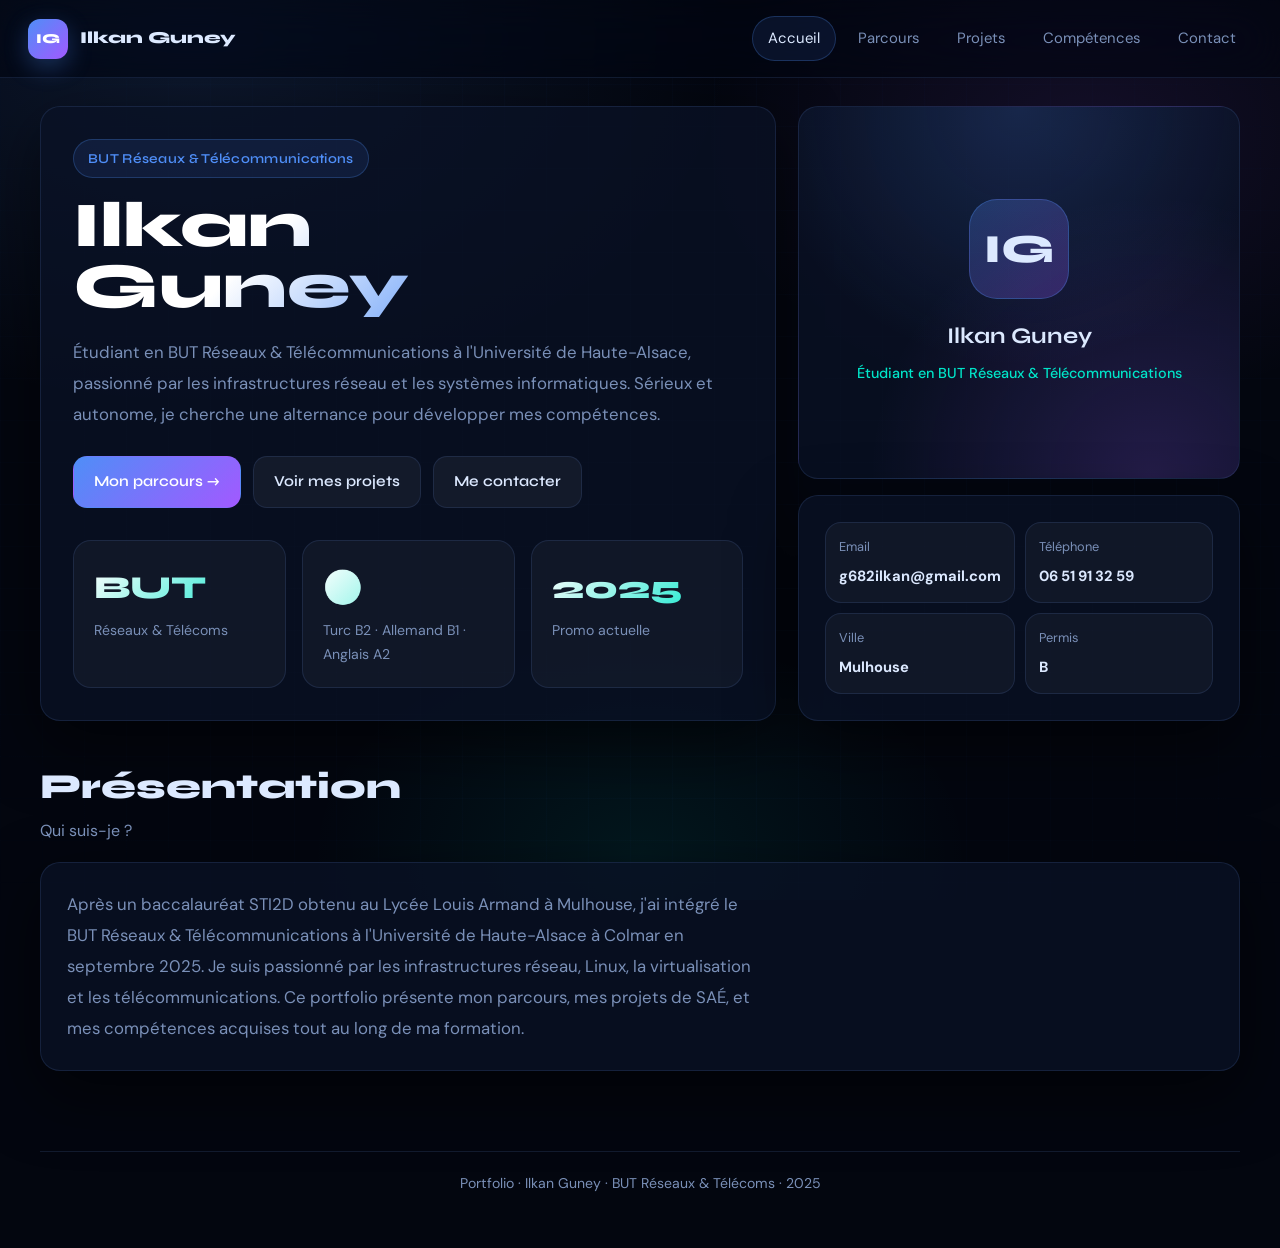
<file: index.html>
<!DOCTYPE html>
<html lang="fr">
<head>
  <meta charset="UTF-8" />
  <meta name="viewport" content="width=device-width, initial-scale=1.0" />
  <title>Ilkan Guney — Portfolio</title>
  <meta name="description" content="Portfolio d'Ilkan Guney, étudiant en BUT Réseaux & Télécommunications" />
  <link rel="preconnect" href="https://fonts.googleapis.com">
  <link rel="preconnect" href="https://fonts.gstatic.com" crossorigin>
  <link href="https://fonts.googleapis.com/css2?family=Syne:wght@400;600;700;800&family=DM+Sans:ital,wght@0,300;0,400;0,500;1,400&display=swap" rel="stylesheet">
  <link rel="stylesheet" href="styles.css" />
  <script defer src="script.js"></script>
</head>
<body>
  <div class="bg-mesh"></div>
  <div class="bg-grid"></div>
  <header class="topbar">
    <a class="brand" href="index.html">
      <span class="brand-badge">IG</span>
      <span>Ilkan Guney</span>
    </a>
    <button class="menu-toggle" aria-label="Menu" onclick="toggleMenu()">☰</button>
    <nav class="nav" id="nav">
      <a href="index.html" class="active">Accueil</a>
      <a href="parcours.html">Parcours</a>
      <a href="projets.html">Projets</a>
      <a href="competences.html">Compétences</a>
      <a href="contact.html">Contact</a>
    </nav>
  </header>
  <main class="page">
    <section class="hero">
      <div class="card">
        <div class="card-inner">
          <span class="kicker">BUT Réseaux &amp; Télécommunications</span>
          <h1>Ilkan<br>Guney</h1>
          <p class="lead">
            Étudiant en BUT Réseaux &amp; Télécommunications à l'Université de Haute-Alsace, 
            passionné par les infrastructures réseau et les systèmes informatiques. 
            Sérieux et autonome, je cherche une alternance pour développer mes compétences.
          </p>
          <div class="actions">
            <a class="btn btn-primary" href="parcours.html">Mon parcours →</a>
            <a class="btn btn-secondary" href="projets.html">Voir mes projets</a>
            <a class="btn btn-secondary" href="contact.html">Me contacter</a>
          </div>
          <div class="grid-3" style="margin-top:32px;">
            <div class="metric"><div class="num">BUT</div><p>Réseaux &amp; Télécoms</p></div>
            <div class="metric"><div class="num">🌍</div><p>Turc B2 · Allemand B1 · Anglais A2</p></div>
            <div class="metric"><div class="num">2025</div><p>Promo actuelle</p></div>
          </div>
        </div>
      </div>
      <div class="profile">
        <div class="avatar-card">
          <div class="initials">IG</div>
          <h2>Ilkan Guney</h2>
          <span class="sub">Étudiant en BUT Réseaux &amp; Télécommunications</span>
        </div>
        <div class="panel quick-info">
          <div class="pill"><span>Email</span><strong>g682ilkan@gmail.com</strong></div>
          <div class="pill"><span>Téléphone</span><strong>06 51 91 32 59</strong></div>
          <div class="pill"><span>Ville</span><strong>Mulhouse</strong></div>
          <div class="pill"><span>Permis</span><strong>B</strong></div>
        </div>
      </div>
    </section>
    <section class="section-title">
      <div>
        <h2>Présentation</h2>
        <p>Qui suis-je ?</p>
      </div>
    </section>
    <section class="panel">
      <p class="lead">
        Après un baccalauréat STI2D obtenu au Lycée Louis Armand à Mulhouse, j'ai intégré le BUT Réseaux &amp; Télécommunications 
        à l'Université de Haute-Alsace à Colmar en septembre 2025. Je suis passionné par les infrastructures réseau, 
        Linux, la virtualisation et les télécommunications. Ce portfolio présente mon parcours, mes projets de SAÉ, 
        et mes compétences acquises tout au long de ma formation.
      </p>
    </section>
  </main>
  <footer class="footer">
    <p>Portfolio · Ilkan Guney · BUT Réseaux &amp; Télécoms · 2025</p>
  </footer>
</body>
</html>
</file>
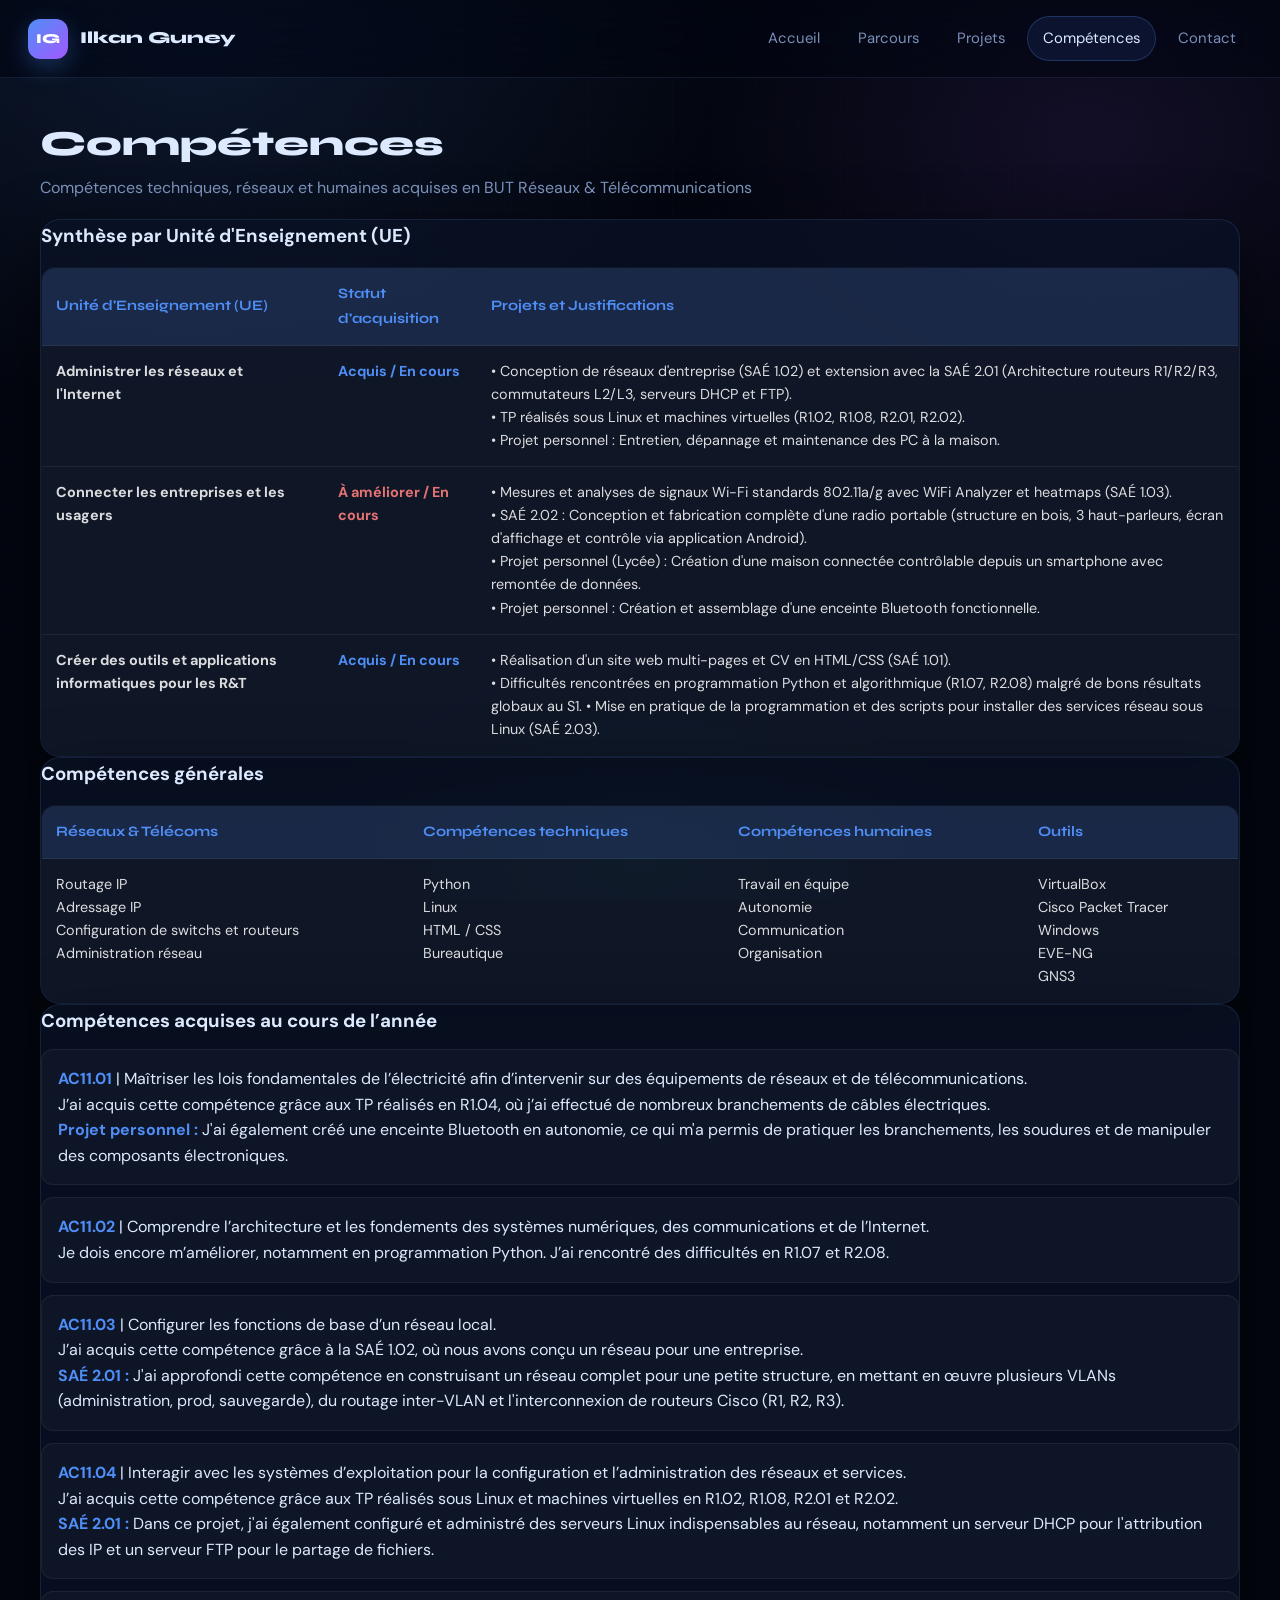
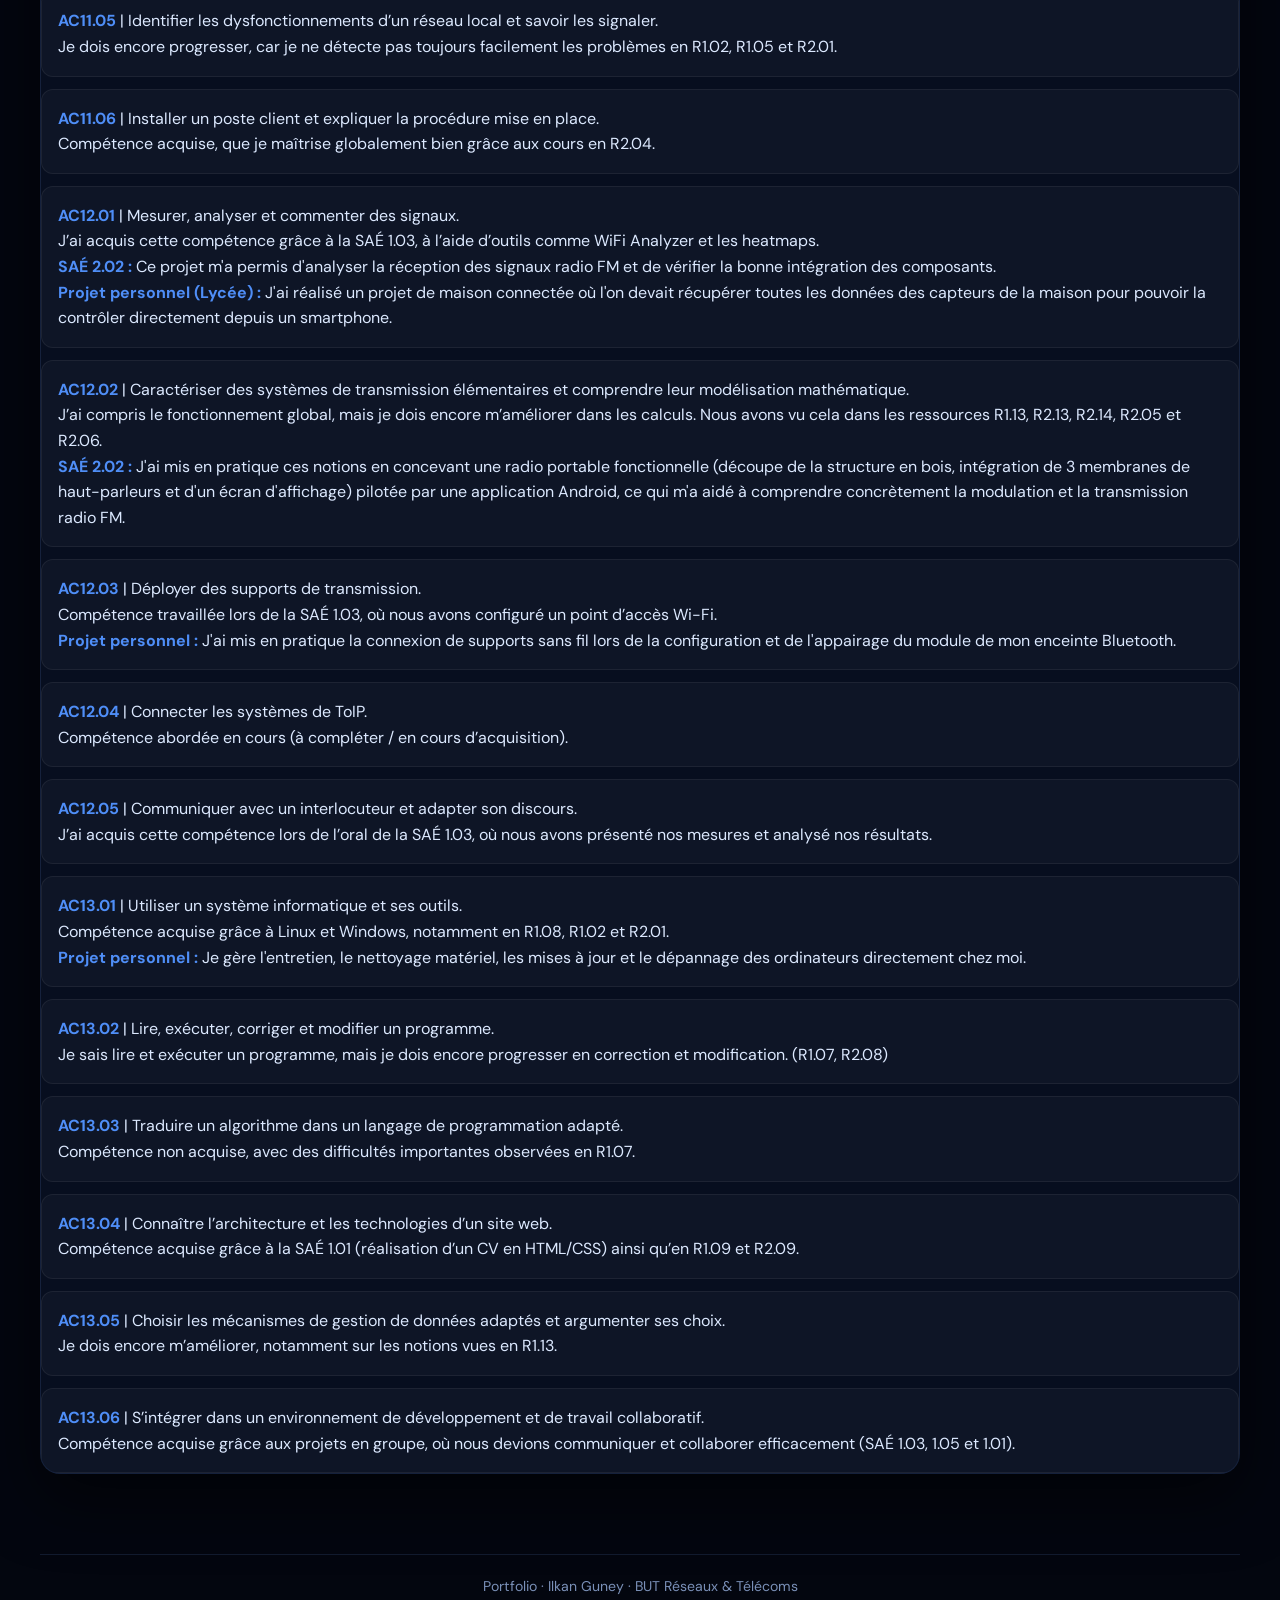
<file: competences.html>
<!DOCTYPE html>
<html lang="fr">
<head>
  <meta charset="UTF-8" />
  <meta name="viewport" content="width=device-width, initial-scale=1.0"/>
  <title>Compétences — Ilkan Guney</title>

  <link href="https://fonts.googleapis.com/css2?family=Syne:wght@400;600;700;800&family=DM+Sans:wght@300;400;500&display=swap" rel="stylesheet">

  <link rel="stylesheet" href="styles.css" />
  <script defer src="script.js"></script>

  <style>
    .skills-table {
      width: 100%;
      border-collapse: collapse;
      margin-top: 15px;
      border-radius: 14px;
      overflow: hidden;
      background: rgba(255,255,255,0.03);
      border: 1px solid rgba(255,255,255,0.08);
    }

    .skills-table th {
      text-align: left;
      padding: 14px;
      font-size: 0.9rem;
      background: rgba(79,142,247,0.15);
      color: #4f8ef7;
      font-family: "Syne", sans-serif;
    }

    .skills-table td {
      padding: 14px;
      vertical-align: top;
      font-size: 0.9rem;
      line-height: 1.6;
      color: rgba(255,255,255,0.85);
      border-top: 1px solid rgba(255,255,255,0.06);
    }

    .skills-table tr:hover {
      background: rgba(255,255,255,0.03);
    }

    .ac-item {
      background: rgba(255,255,255,0.03);
      padding: 16px;
      border-radius: 12px;
      margin-top: 12px;
      line-height: 1.6;
      border: 1px solid rgba(255,255,255,0.06);
    }

    .ac-item strong {
      color: #4f8ef7;
    }
  </style>
</head>

<body>

<div class="bg-mesh"></div>
<div class="bg-grid"></div>

<header class="topbar">
  <a class="brand" href="index.html">
    <span class="brand-badge">IG</span>
    <span>Ilkan Guney</span>
  </a>

  <button class="menu-toggle" onclick="toggleMenu()">☰</button>

  <nav class="nav" id="nav">
    <a href="index.html">Accueil</a>
    <a href="parcours.html">Parcours</a>
    <a href="projets.html">Projets</a>
    <a href="competences.html" class="active">Compétences</a>
    <a href="contact.html">Contact</a>
  </nav>
</header>

<main class="page">

  <!-- TITRE -->
  <section class="section-title">
    <div>
      <h2>Compétences</h2>
      <p>Compétences techniques, réseaux et humaines acquises en BUT Réseaux & Télécommunications</p>
    </div>
  </section>

  <!-- TABLEAU SYNTHÈSE DES 3 UE -->
  <section class="card">
    <h3>Synthèse par Unité d'Enseignement (UE)</h3>
    <table class="skills-table">
      <thead>
        <tr>
          <th>Unité d'Enseignement (UE)</th>
          <th>Statut d'acquisition</th>
          <th>Projets et Justifications</th>
        </tr>
      </thead>
      <tbody>
        <tr>
          <td>
            <strong>Administrer les réseaux et l'Internet</strong><br>
            
          </td>
          <td>
            <span style="color: #4f8ef7; font-weight: bold;">Acquis / En cours</span>
          </td>
          <td>
            • Conception de réseaux d'entreprise (SAÉ 1.02) et extension avec la SAÉ 2.01 (Architecture routeurs R1/R2/R3, commutateurs L2/L3, serveurs DHCP et FTP).<br>
            • TP réalisés sous Linux et machines virtuelles (R1.02, R1.08, R2.01, R2.02).<br>
            • Projet personnel : Entretien, dépannage et maintenance des PC à la maison.
          </td>
        </tr>
        <tr>
          <td>
            <strong>Connecter les entreprises et les usagers <strong><br>
            
          </td>
          <td>
            <span style="color: #e57373; font-weight: bold;">À améliorer / En cours</span>
          </td>
          <td>
            • Mesures et analyses de signaux Wi-Fi standards 802.11a/g avec WiFi Analyzer et heatmaps (SAÉ 1.03).<br>
            • SAÉ 2.02 : Conception et fabrication complète d'une radio portable (structure en bois, 3 haut-parleurs, écran d'affichage et contrôle via application Android).<br>
            • Projet personnel (Lycée) : Création d'une maison connectée contrôlable depuis un smartphone avec remontée de données.<br>
            • Projet personnel : Création et assemblage d'une enceinte Bluetooth fonctionnelle.
          </td>
        </tr>
        <tr>
          <td>
            <strong> Créer des outils et applications informatiques pour les R&T</strong><br>
           
          </td>
          <td>
            <span style="color: #4f8ef7; font-weight: bold;">Acquis / En cours</span>
          </td>
          <td>
            • Réalisation d'un site web multi-pages et CV en HTML/CSS (SAÉ 1.01).<br>
            • Difficultés rencontrées en programmation Python et algorithmique (R1.07, R2.08) malgré de bons résultats globaux au S1.
            • Mise en pratique de la programmation et des scripts pour installer des services réseau sous Linux (SAÉ 2.03).
          </td>
        </tr>
      </tbody>
    </table>
  </section>

  <!-- TABLEAU GÉNÉRAL -->
  <section class="card">

    <h3>Compétences générales</h3>

    <table class="skills-table">

      <thead>
        <tr>
          <th>Réseaux & Télécoms</th>
          <th>Compétences techniques</th>
          <th>Compétences humaines</th>
          <th>Outils</th>
        </tr>
      </thead>

      <tbody>
        <tr>
          <td>
            Routage IP<br>
            Adressage IP<br>
            Configuration de switchs et routeurs<br>
            Administration réseau
          </td>

          <td>
            Python<br>
            Linux<br>
            HTML / CSS<br>
            Bureautique
          </td>

          <td>
            Travail en équipe<br>
            Autonomie<br>
            Communication<br>
            Organisation
          </td>

          <td>
            VirtualBox<br>
            Cisco Packet Tracer<br>
            Windows<br>
            EVE-NG<br>
            GNS3
          </td>
        </tr>
      </tbody>

    </table>

  </section>

  <!-- AC -->
  <section class="card">

    <h3>Compétences acquises au cours de l’année</h3>

    <div class="ac-item">
      <strong>AC11.01</strong> | Maîtriser les lois fondamentales de l’électricité afin d’intervenir sur des équipements de réseaux et de télécommunications.<br>
      J’ai acquis cette compétence grâce aux TP réalisés en R1.04, où j’ai effectué de nombreux branchements de câbles électriques. <br>
      <strong>Projet personnel :</strong> J'ai également créé une enceinte Bluetooth en autonomie, ce qui m'a permis de pratiquer les branchements, les soudures et de manipuler des composants électroniques.
    </div>

    <div class="ac-item">
      <strong>AC11.02</strong> | Comprendre l’architecture et les fondements des systèmes numériques, des communications et de l’Internet.<br>
      Je dois encore m’améliorer, notamment en programmation Python. J’ai rencontré des difficultés en R1.07 et R2.08.
    </div>

    <div class="ac-item">
      <strong>AC11.03</strong> | Configurer les fonctions de base d’un réseau local.<br>
      J’ai acquis cette compétence grâce à la SAÉ 1.02, où nous avons conçu un réseau pour une entreprise.<br>
      <strong>SAÉ 2.01 :</strong> J'ai approfondi cette compétence en construisant un réseau complet pour une petite structure, en mettant en œuvre plusieurs VLANs (administration, prod, sauvegarde), du routage inter-VLAN et l'interconnexion de routeurs Cisco (R1, R2, R3).
    </div>

    <div class="ac-item">
      <strong>AC11.04</strong> | Interagir avec les systèmes d’exploitation pour la configuration et l’administration des réseaux et services.<br>
      J’ai acquis cette compétence grâce aux TP réalisés sous Linux et machines virtuelles en R1.02, R1.08, R2.01 et R2.02.<br>
      <strong>SAÉ 2.01 :</strong> Dans ce projet, j'ai également configuré et administré des serveurs Linux indispensables au réseau, notamment un serveur DHCP pour l'attribution des IP et un serveur FTP pour le partage de fichiers.
    </div>

    <div class="ac-item">
      <strong>AC11.05</strong> | Identifier les dysfonctionnements d’un réseau local et savoir les signaler.<br>
      Je dois encore progresser, car je ne détecte pas toujours facilement les problèmes en R1.02, R1.05 et R2.01.
    </div>

    <div class="ac-item">
      <strong>AC11.06</strong> | Installer un poste client et expliquer la procédure mise en place.<br>
      Compétence acquise, que je maîtrise globalement bien grâce aux cours en R2.04.
    </div>

    <div class="ac-item">
      <strong>AC12.01</strong> | Mesurer, analyser et commenter des signaux.<br>
      J’ai acquis cette compétence grâce à la SAÉ 1.03, à l’aide d’outils comme WiFi Analyzer et les heatmaps.<br>
      <strong>SAÉ 2.02 :</strong> Ce projet m'a permis d'analyser la réception des signaux radio FM et de vérifier la bonne intégration des composants.<br>
      <strong>Projet personnel (Lycée) :</strong> J'ai réalisé un projet de maison connectée où l'on devait récupérer toutes les données des capteurs de la maison pour pouvoir la contrôler directement depuis un smartphone.
    </div>

    <div class="ac-item">
      <strong>AC12.02</strong> | Caractériser des systèmes de transmission élémentaires et comprendre leur modélisation mathématique.<br>
      J’ai compris le fonctionnement global, mais je dois encore m’améliorer dans les calculs. Nous avons vu cela dans les ressources R1.13, R2.13, R2.14, R2.05 et R2.06.<br>
      <strong>SAÉ 2.02 :</strong> J'ai mis en pratique ces notions en concevant une radio portable fonctionnelle (découpe de la structure en bois, intégration de 3 membranes de haut-parleurs et d'un écran d'affichage) pilotée par une application Android, ce qui m'a aidé à comprendre concrètement la modulation et la transmission radio FM.
    </div>

    <div class="ac-item">
      <strong>AC12.03</strong> | Déployer des supports de transmission.<br>
      Compétence travaillée lors de la SAÉ 1.03, où nous avons configuré un point d’accès Wi-Fi. <br>
      <strong>Projet personnel :</strong> J'ai mis en pratique la connexion de supports sans fil lors de la configuration et de l'appairage du module de mon enceinte Bluetooth.
    </div>

    <div class="ac-item">
      <strong>AC12.04</strong> | Connecter les systèmes de ToIP.<br>
      Compétence abordée en cours (à compléter / en cours d’acquisition).
    </div>

    <div class="ac-item">
      <strong>AC12.05</strong> | Communiquer avec un interlocuteur et adapter son discours.<br>
      J’ai acquis cette compétence lors de l’oral de la SAÉ 1.03, où nous avons présenté nos mesures et analysé nos résultats.
    </div>

    <div class="ac-item">
      <strong>AC13.01</strong> | Utiliser un système informatique et ses outils.<br>
      Compétence acquise grâce à Linux et Windows, notamment en R1.08, R1.02 et R2.01. <br>
      <strong>Projet personnel :</strong> Je gère l'entretien, le nettoyage matériel, les mises à jour et le dépannage des ordinateurs directement chez moi.
    </div>

    <div class="ac-item">
      <strong>AC13.02</strong> | Lire, exécuter, corriger et modifier un programme.<br>
      Je sais lire et exécuter un programme, mais je dois encore progresser en correction et modification. (R1.07, R2.08)
    </div>

    <div class="ac-item">
      <strong>AC13.03</strong> | Traduire un algorithme dans un langage de programmation adapté.<br>
      Compétence non acquise, avec des difficultés importantes observées en R1.07.
    </div>

    <div class="ac-item">
      <strong>AC13.04</strong> | Connaître l’architecture et les technologies d’un site web.<br>
      Compétence acquise grâce à la SAÉ 1.01 (réalisation d’un CV en HTML/CSS) ainsi qu’en R1.09 et R2.09.
    </div>

    <div class="ac-item">
      <strong>AC13.05</strong> | Choisir les mécanismes de gestion de données adaptés et argumenter ses choix.<br>
      Je dois encore m’améliorer, notamment sur les notions vues en R1.13.
    </div>

    <div class="ac-item">
      <strong>AC13.06</strong> | S’intégrer dans un environnement de développement et de travail collaboratif.<br>
      Compétence acquise grâce aux projets en groupe, où nous devions communiquer et collaborer efficacement (SAÉ 1.03, 1.05 et 1.01).
    </div>

  </section>

</main>

<footer class="footer">
  <p>Portfolio · Ilkan Guney · BUT Réseaux & Télécoms</p>
</footer>

</body>
</html>
</file>
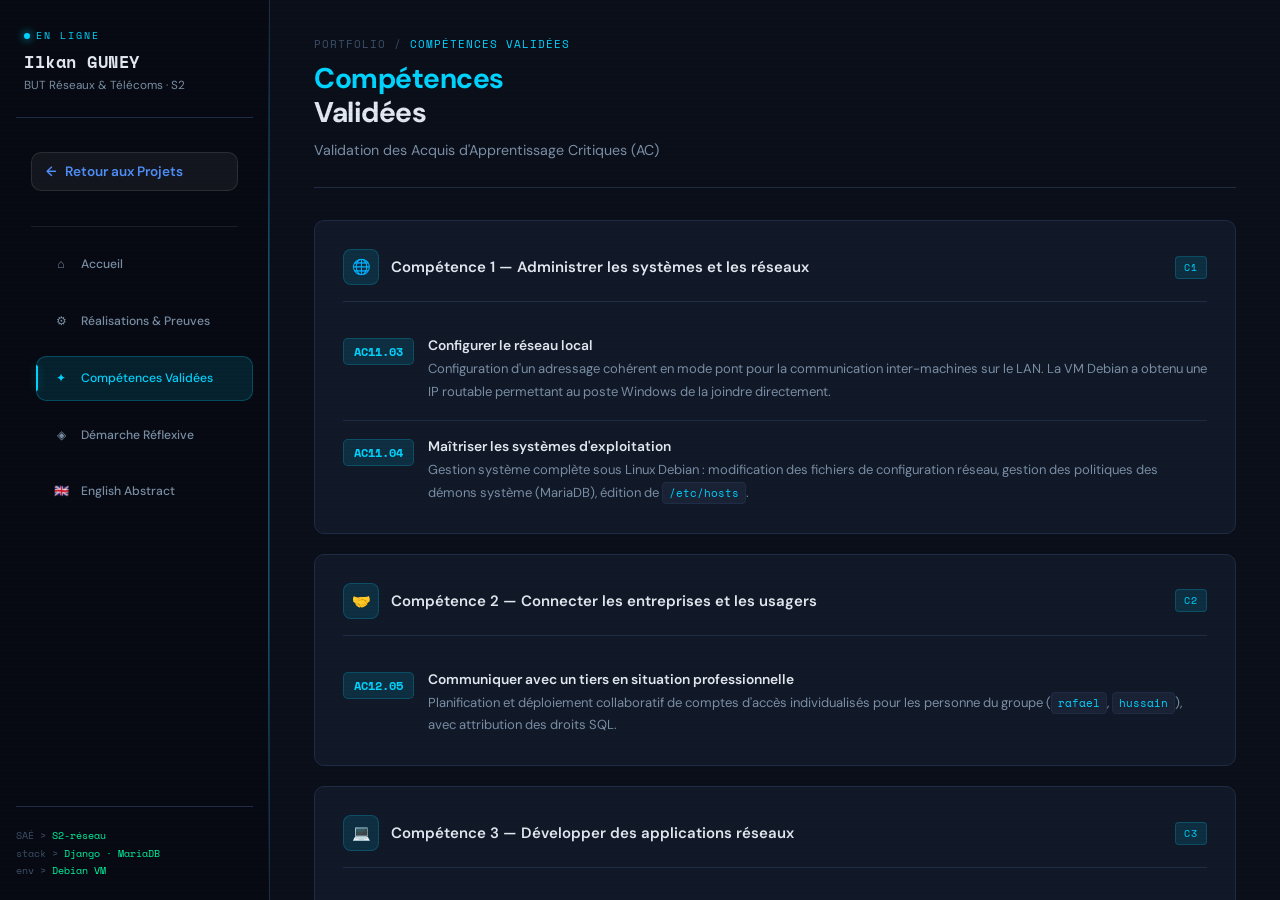
<file: competencess.html>
<!DOCTYPE html>
<html lang="fr">
<head>
    <meta charset="UTF-8">
    <meta name="viewport" content="width=device-width, initial-scale=1.0">
    <title>Compétences — Portfolio Ilkan GUNEY</title>
    <link rel="stylesheet" href="style.css">
    <style>
        /* Style du bouton de retour vers le portfolio principal */
        .btn-back-portfolio {
            display: flex;
            align-items: center;
            gap: 8px;
            margin: 10px 15px 20px 15px;
            padding: 10px 14px;
            border-radius: 10px;
            background: rgba(255, 255, 255, 0.05);
            border: 1px solid rgba(255, 255, 255, 0.1);
            color: #4f8ef7;
            font-size: 0.85rem;
            font-weight: 600;
            text-decoration: none;
            transition: all 0.2s ease;
        }
        .btn-back-portfolio:hover {
            background: rgba(79, 142, 247, 0.15);
            border-color: rgba(79, 142, 247, 0.3);
            color: #ffffff;
            transform: translateX(-2px);
        }
        .nav-separator {
            border-top: 1px solid rgba(255, 255, 255, 0.08);
            margin: 15px;
        }
    </style>
</head>
<body>
    <aside class="sidebar">
        <div class="profile-section">
            <div class="profile-tag">En ligne</div>
            <h2>Ilkan GUNEY</h2>
            <div class="subtitle">BUT Réseaux &amp; Télécoms · S2</div>
        </div>

        <!-- BOUTON DE RETOUR VERS LA PAGE PROJETS -->
        <a href="projets.html" class="btn-back-portfolio">
            <span>←</span> Retour aux Projets
        </a>

        <div class="nav-separator"></div>

        <ul class="nav-menu">
            <li class="nav-item">
                <a href="indexx.html"><span class="nav-icon">⌂</span><span class="nav-label">Accueil</span></a>
            </li>
            <li class="nav-item">
                <a href="realisations.html"><span class="nav-icon">⚙</span><span class="nav-label">Réalisations &amp; Preuves</span></a>
            </li>
            <li class="nav-item active">
                <a href="competencess.html"><span class="nav-icon">✦</span><span class="nav-label">Compétences Validées</span></a>
            </li>
            <li class="nav-item">
                <a href="reflexion.html"><span class="nav-icon">◈</span><span class="nav-label">Démarche Réflexive</span></a>
            </li>
            <li class="nav-item">
                <a href="english.html"><span class="nav-icon">🇬🇧</span><span class="nav-label">English Abstract</span></a>
            </li>
        </ul>
        <div class="sidebar-footer">
            <div class="sys-info">
                <div>SAÉ &gt; <span>S2-réseau</span></div>
                <div>stack &gt; <span>Django · MariaDB</span></div>
                <div>env &gt; <span>Debian VM</span></div>
            </div>
        </div>
    </aside>

    <main class="main-content">
        <div class="page-header">
            <div class="breadcrumb">Portfolio / <span>Compétences Validées</span></div>
            <h1><em>Compétences</em><br>Validées </h1>
            <p class="desc">Validation des Acquis d'Apprentissage Critiques (AC) </p>
        </div>

        <!-- COMPÉTENCE 1 -->
        <div class="card">
            <div class="card-header">
                <div class="card-icon">🌐</div>
                <h3>Compétence 1 — Administrer les systèmes et les réseaux</h3>
                <span class="card-tag">C1</span>
            </div>

            <div class="ac-item">
                <span class="ac-code">AC11.03</span>
                <div class="ac-content">
                    <strong>Configurer le réseau local</strong>
                    <p>
                        Configuration d'un adressage cohérent en mode pont pour la communication inter-machines sur le LAN.
                        La VM Debian a obtenu une IP routable permettant au poste Windows de la joindre directement.
                    </p>
                </div>
            </div>

            <div class="ac-item">
                <span class="ac-code">AC11.04</span>
                <div class="ac-content">
                    <strong>Maîtriser les systèmes d'exploitation</strong>
                    <p>
                        Gestion système complète sous Linux Debian : modification des fichiers de configuration réseau,
                        gestion des politiques des démons système (MariaDB), édition de <code>/etc/hosts</code>.
                    </p>
                </div>
            </div>
        </div>

        <!-- COMPÉTENCE 2 -->
        <div class="card">
            <div class="card-header">
                <div class="card-icon">🤝</div>
                <h3>Compétence 2 — Connecter les entreprises et les usagers</h3>
                <span class="card-tag">C2</span>
            </div>

            <div class="ac-item">
                <span class="ac-code">AC12.05</span>
                <div class="ac-content">
                    <strong>Communiquer avec un tiers en situation professionnelle</strong>
                    <p>
                        Planification et déploiement collaboratif de comptes d'accès individualisés pour les personne du groupe 
                        (<code>rafael</code>, <code>hussain</code>), avec attribution des droits SQL.
                    </p>
                </div>
            </div>
        </div>

        <!-- COMPÉTENCE 3 -->
        <div class="card">
            <div class="card-header">
                <div class="card-icon">💻</div>
                <h3>Compétence 3 — Développer des applications réseaux</h3>
                <span class="card-tag">C3</span>
            </div>

            <div class="ac-item">
                <span class="ac-code">AC13.03</span>
                <div class="ac-content">
                    <strong>Traduire un algorithme en un programme</strong>
                    <p>
                        Écriture de scripts Python pour le traitement des formulaires web, la validation des données
                        et les calculs dynamiques de moyennes par étudiant et par matière.
                    </p>
                </div>
            </div>

            <div class="ac-item">
                <span class="ac-code">AC13.05</span>
                <div class="ac-content">
                    <strong>Choisir les mécanismes de gestion de données adaptés</strong>
                    <p>
                       Liaison via connecteur SQL (<code>mysqlclient</code>) d'un framework web objet (Django) à une
                        base de données MariaDB externe hébergée sur infrastructure virtuelle .
                    </p>
                </div>
            </div>
        </div>

        <!-- Synthèse -->
        <div class="card">
            <div class="card-header">
                <div class="card-icon">📋</div>
                <h3>Synthèse des apprentissages</h3>
            </div>
            <p>
                 Cette SAÉ m'a permis de travailler sur plusieurs compétences techniques en <strong>administration réseau</strong>,
                en <strong>sécurisation des accès</strong> et en <strong>développement d'applications</strong>.
                Ce projet ma permit d'etre dans des situaltions a la qu'elle je peut etre confronter dans une entreprise 
            </p>
        </div>
    </main>
</body>
</html>
</file>
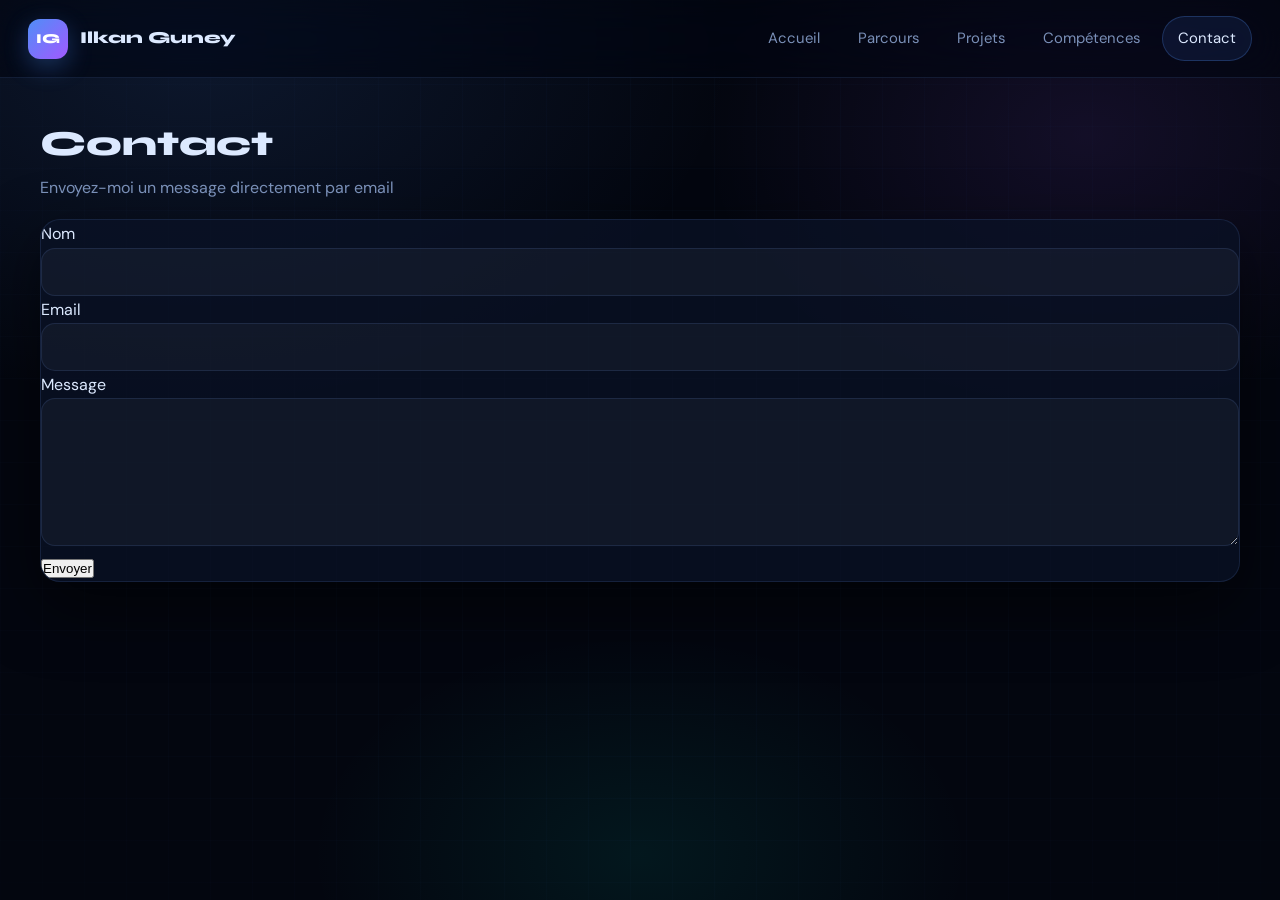
<file: contact.html>
<!DOCTYPE html>
<html lang="fr">
<head>
  <meta charset="UTF-8" />
  <meta name="viewport" content="width=device-width, initial-scale=1.0"/>
  <title>Contact — Ilkan Guney</title>

  <link href="https://fonts.googleapis.com/css2?family=Syne:wght@400;600;700&family=DM+Sans:wght@300;400;500&display=swap" rel="stylesheet">

  <link rel="stylesheet" href="styles.css" />
</head>

<body>

<div class="bg-mesh"></div>
<div class="bg-grid"></div>

<header class="topbar">
  <a class="brand" href="index.html">
    <span class="brand-badge">IG</span>
    <span>Ilkan Guney</span>
  </a>

  <nav class="nav">
    <a href="index.html">Accueil</a>
    <a href="parcours.html">Parcours</a>
    <a href="projets.html">Projets</a>
    <a href="competences.html">Compétences</a>
    <a href="contact.html" class="active">Contact</a>
  </nav>
</header>

<main class="page">

  <section class="section-title">
    <div>
      <h2>Contact</h2>
      <p>Envoyez-moi un message directement par email</p>
    </div>
  </section>

  <section class="card">

    <!-- ⚠️ IMPORTANT : remplace TON_EMAIL -->
    <form action="https://formspree.io/f/maqvgyww" method="POST">

      <label>Nom</label>
      <input type="text" name="name" required>

      <label>Email</label>
      <input type="email" name="email" required>

      <label>Message</label>
      <textarea name="message" rows="6" required></textarea>

      <button type="submit">Envoyer</button>

    </form>

  </section>

</main>

</body>
</html>
</file>
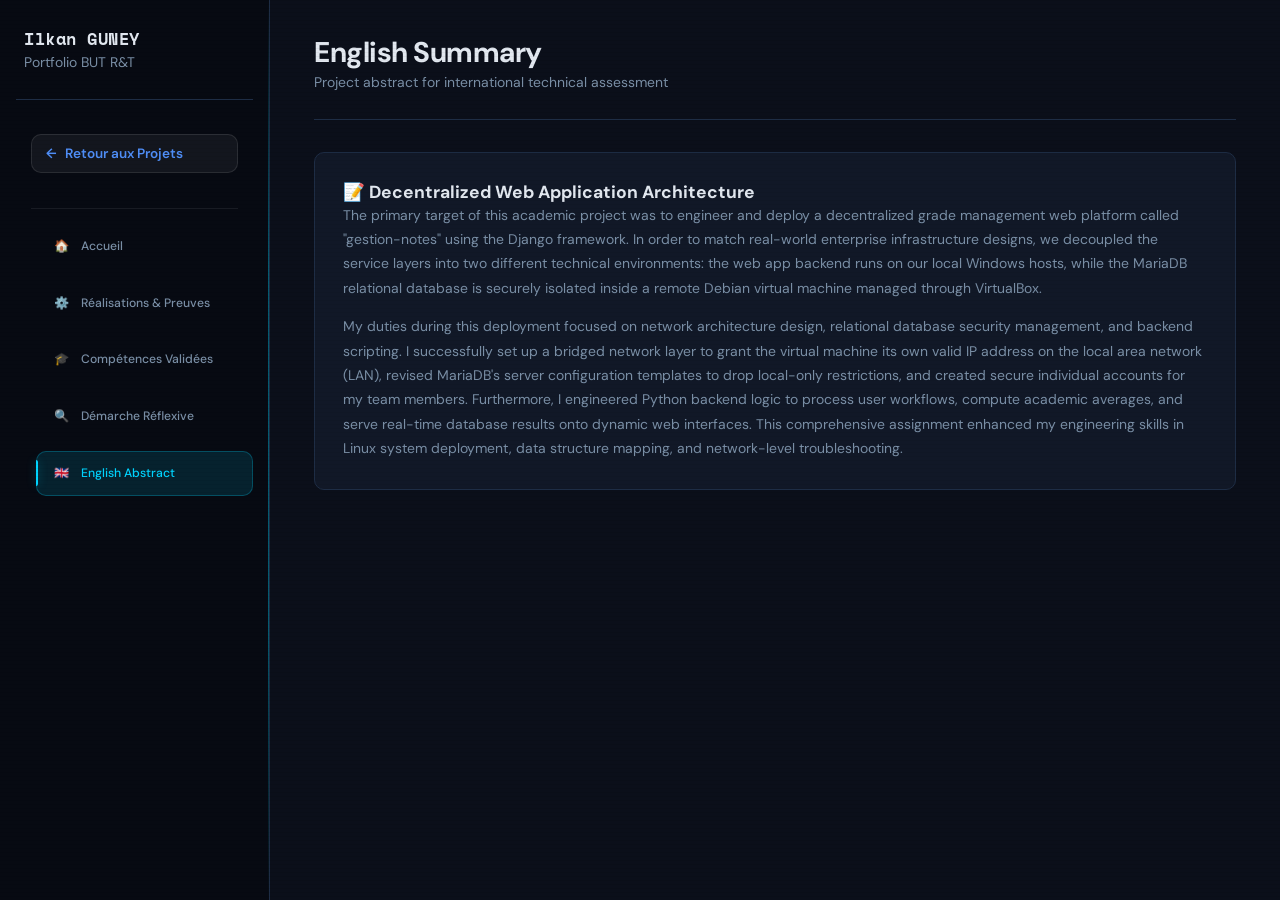
<file: english.html>
<!DOCTYPE html>
<html lang="en">
<head>
    <meta charset="UTF-8">
    <title>Portfolio - English Abstract</title>
    <link rel="stylesheet" href="style.css">
    <style>
        /* Style du bouton de retour vers le portfolio principal */
        .btn-back-portfolio {
            display: flex;
            align-items: center;
            gap: 8px;
            margin: 10px 15px 20px 15px;
            padding: 10px 14px;
            border-radius: 10px;
            background: rgba(255, 255, 255, 0.05);
            border: 1px solid rgba(255, 255, 255, 0.1);
            color: #4f8ef7;
            font-size: 0.85rem;
            font-weight: 600;
            text-decoration: none;
            transition: all 0.2s ease;
        }
        .btn-back-portfolio:hover {
            background: rgba(79, 142, 247, 0.15);
            border-color: rgba(79, 142, 247, 0.3);
            color: #ffffff;
            transform: translateX(-2px);
        }
        .nav-separator {
            border-top: 1px solid rgba(255, 255, 255, 0.08);
            margin: 15px;
        }
    </style>
</head>
<body>
    <aside class="sidebar">
        <div class="profile-section">
            <h2>Ilkan GUNEY</h2>
            <p>Portfolio BUT R&T</p>
        </div>

        <!-- BOUTON DE RETOUR VERS LA PAGE PROJETS -->
        <a href="projets.html" class="btn-back-portfolio">
            <span>←</span> Retour aux Projets
        </a>

        <div class="nav-separator"></div>

        <ul class="nav-menu">
            <li class="nav-item"><a href="indexx.html"><span class="nav-icon">🏠</span> Accueil</a></li>
            <li class="nav-item"><a href="realisations.html"><span class="nav-icon">⚙️</span> Réalisations & Preuves</a></li>
            <li class="nav-item"><a href="competencess.html"><span class="nav-icon">🎓</span> Compétences Validées</a></li>
            <li class="nav-item"><a href="reflexion.html"><span class="nav-icon">🔍</span> Démarche Réflexive</a></li>
            <li class="nav-item active"><a href="english.html"><span class="nav-icon">🇬🇧</span> English Abstract</a></li>
        </ul>
    </aside>

    <main class="main-content">
        <div class="page-header">
            <h1>English Summary</h1>
            <p>Project abstract for international technical assessment</p>
        </div>

        <div class="card">
            <h3>📝 Decentralized Web Application Architecture</h3>
            <p>The primary target of this academic project was to engineer and deploy a decentralized grade management web platform called "gestion-notes" using the Django framework. In order to match real-world enterprise infrastructure designs, we decoupled the service layers into two different technical environments: the web app backend runs on our local Windows hosts, while the MariaDB relational database is securely isolated inside a remote Debian virtual machine managed through VirtualBox.</p>
            <p>My duties during this deployment focused on network architecture design, relational database security management, and backend scripting. I successfully set up a bridged network layer to grant the virtual machine its own valid IP address on the local area network (LAN), revised MariaDB's server configuration templates to drop local-only restrictions, and created secure individual accounts for my team members. Furthermore, I engineered Python backend logic to process user workflows, compute academic averages, and serve real-time database results onto dynamic web interfaces. This comprehensive assignment enhanced my engineering skills in Linux system deployment, data structure mapping, and network-level troubleshooting.</p>
        </div>
    </main>
</body>
</html>
</file>
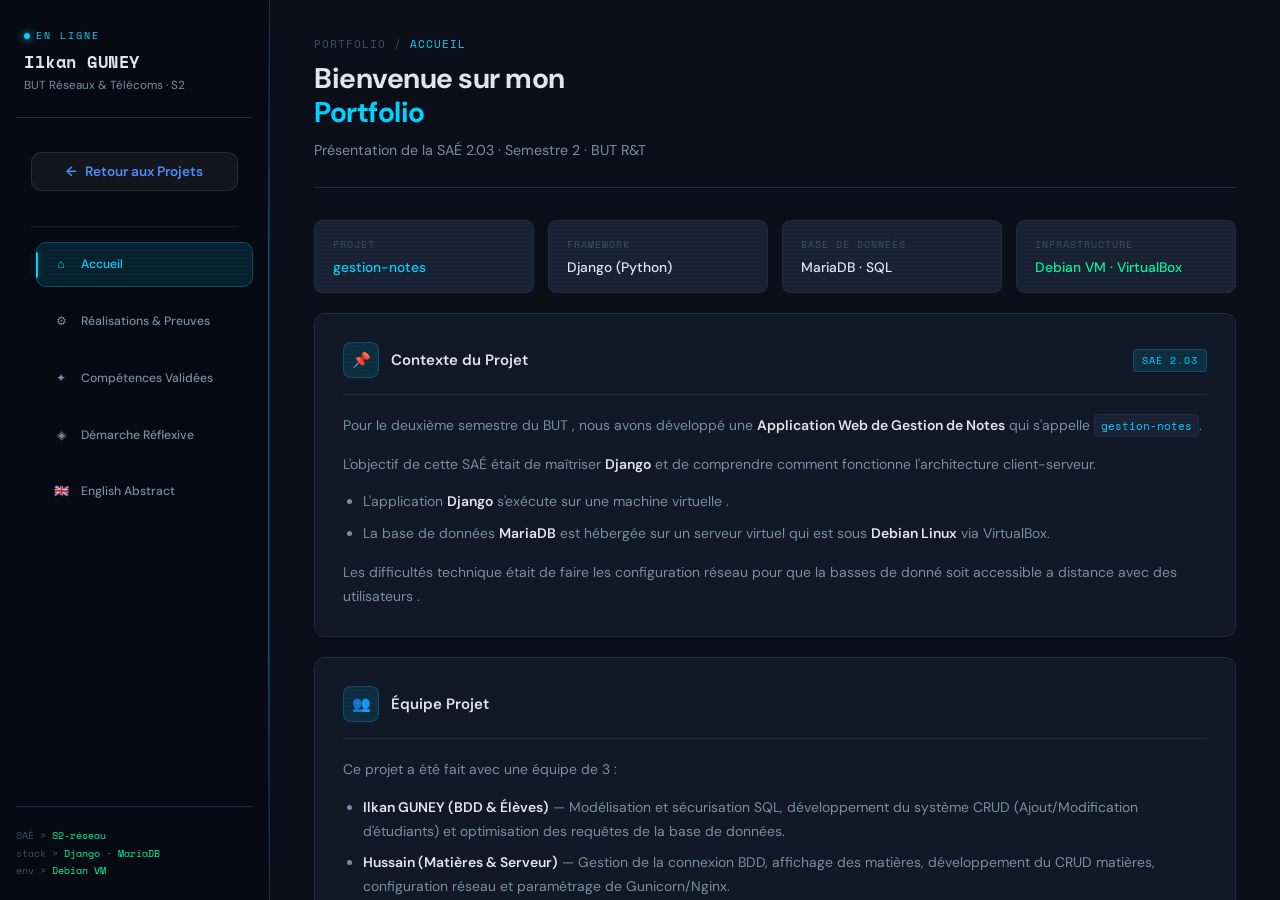
<file: indexx.html>
<!DOCTYPE html>
<html lang="fr">
<head>
    <meta charset="UTF-8">
    <meta name="viewport" content="width=device-width, initial-scale=1.0">
    <title>Portfolio SAÉ — Ilkan GUNEY</title>
    <link rel="stylesheet" href="style.css">
    <style>
        /* Style du bouton de retour vers le portfolio principal */
        .btn-back-portfolio {
            display: flex;
            align-items: center;
            justify-content: center;
            gap: 8px;
            margin: 10px 15px 20px 15px;
            padding: 10px 14px;
            border-radius: 10px;
            background: rgba(255, 255, 255, 0.05);
            border: 1px solid rgba(255, 255, 255, 0.1);
            color: #4f8ef7;
            font-size: 0.85rem;
            font-weight: 600;
            text-decoration: none;
            transition: all 0.2s ease;
        }
        .btn-back-portfolio:hover {
            background: rgba(79, 142, 247, 0.15);
            border-color: rgba(79, 142, 247, 0.3);
            color: #ffffff;
            transform: translateX(-2px);
        }
        .nav-separator {
            border-top: 1px solid rgba(255, 255, 255, 0.08);
            margin: 15px;
        }

        /* Ajustement responsive du bouton retour pour le mobile */
        @media (max-width: 768px) {
            .btn-back-portfolio {
                margin: 10px auto;
                width: calc(100% - 32px);
            }
            .nav-separator {
                margin: 10px 0;
            }
        }
    </style>
</head>
<body>
    <aside class="sidebar">
        <div class="profile-section">
            <div class="profile-tag">En ligne</div>
            <h2>Ilkan GUNEY</h2>
            <div class="subtitle">BUT Réseaux &amp; Télécoms · S2</div>
        </div>

        <a href="projets.html" class="btn-back-portfolio">
            <span>←</span> Retour aux Projets
        </a>

        <div class="nav-separator"></div>

        <ul class="nav-menu">
            <li class="nav-item active">
                <a href="index.html">
                    <span class="nav-icon">⌂</span>
                    <span class="nav-label">Accueil</span>
                </a>
            </li>
            <li class="nav-item">
                <a href="realisations.html">
                    <span class="nav-icon">⚙</span>
                    <span class="nav-label">Réalisations &amp; Preuves</span>
                </a>
            </li>
            <li class="nav-item">
                <a href="competencess.html">
                    <span class="nav-icon">✦</span>
                    <span class="nav-label">Compétences Validées</span>
                </a>
            </li>
            <li class="nav-item">
                <a href="reflexion.html">
                    <span class="nav-icon">◈</span>
                    <span class="nav-label">Démarche Réflexive</span>
                </a>
            </li>
            <li class="nav-item">
                <a href="english.html">
                    <span class="nav-icon">🇬🇧</span>
                    <span class="nav-label">English Abstract</span>
                </a>
            </li>
        </ul>
        <div class="sidebar-footer">
            <div class="sys-info">
                <div>SAÉ &gt; <span>S2-réseau</span></div>
                <div>stack &gt; <span>Django · MariaDB</span></div>
                <div>env &gt; <span>Debian VM</span></div>
            </div>
        </div>
    </aside>

    <main class="main-content">
        <div class="page-header">
            <div class="breadcrumb">Portfolio / <span>Accueil</span></div>
            <h1>Bienvenue sur mon<br><em>Portfolio </em></h1>
            <p class="desc">Présentation de la SAÉ 2.03 · Semestre 2 · BUT R&amp;T</p>
        </div>

        <div class="info-grid">
            <div class="info-tile">
                <div class="label">Projet</div>
                <div class="value accent">gestion-notes</div>
            </div>
            <div class="info-tile">
                <div class="label">Framework</div>
                <div class="value">Django (Python)</div>
            </div>
            <div class="info-tile">
                <div class="label">Base de données</div>
                <div class="value">MariaDB · SQL</div>
            </div>
            <div class="info-tile">
                <div class="label">Infrastructure</div>
                <div class="value green">Debian VM · VirtualBox</div>
            </div>
        </div>

        <div class="card">
            <div class="card-header">
                <div class="card-icon">📌</div>
                <h3>Contexte du Projet</h3>
                <span class="card-tag">SAÉ 2.03</span>
            </div>
            <p>
                
                Pour le  deuxième semestre du  BUT , nous avons développé une 
                <strong>Application Web de Gestion de Notes</strong> qui s'appelle  <code>gestion-notes</code>.
            </p>
            <p>
               L'objectif  de cette SAÉ était de maîtriser  <strong>Django</strong> et de comprendre comment fonctionne l'architecture client-serveur.
             </p>
            <ul>
                <li>L'application <strong>Django</strong> s'exécute sur  une machine virtuelle .</li>
                <li>La base de données <strong>MariaDB</strong> est hébergée sur un serveur virtuel qui est sous  <strong>Debian Linux</strong> via VirtualBox.</li>
            </ul>
            <p>
                Les difficultés  technique était de faire les configuration réseau pour que la basses de donné soit accessible a distance avec des utilisateurs .
            </p>
        </div>
        <div class="card">
            <div class="card-header">
                <div class="card-icon">👥</div>
                <h3>Équipe Projet</h3>
   
            </div>
            <p>Ce projet a été fait avec une équipe de 3 :</p>
            <ul>
                <li><strong>Ilkan GUNEY (BDD &amp; Élèves)</strong> — Modélisation et sécurisation SQL, développement du système CRUD (Ajout/Modification d'étudiants) et optimisation des requêtes de la base de données.</li>
                <li><strong>Hussain (Matières &amp; Serveur)</strong> — Gestion de la connexion BDD, affichage des matières, développement du CRUD matières, configuration réseau et paramétrage de Gunicorn/Nginx.</li>
                <li><strong>Rafael (CSV &amp; Bulletins)</strong> — Conception des pages HTML, lecture et traitement des fichiers CSV pour l'enregistrement automatique des notes dans MySQL.</li>
            </ul>
        </div>

        <div class="card">
            <div class="card-header">
                <div class="card-icon">🗺</div>
                <h3>Navigation du Portfolio</h3>
            </div>
            <ul>
                <li><strong>Réalisations &amp; Preuves</strong> — Détails techniques des tâches accomplies avec captures d'écran.</li>
                <li><strong>Compétences Validées</strong> — Correspondance avec le référentiel BUT (AC).</li>
                <li><strong>Démarche Réflexive</strong> — Analyse critique des pannes et résolutions.</li>
                <li><strong>English Abstract</strong> — Résumé technique en anglais.</li>
            </ul>
        </div>
    </main>
</body>
</html>
</file>
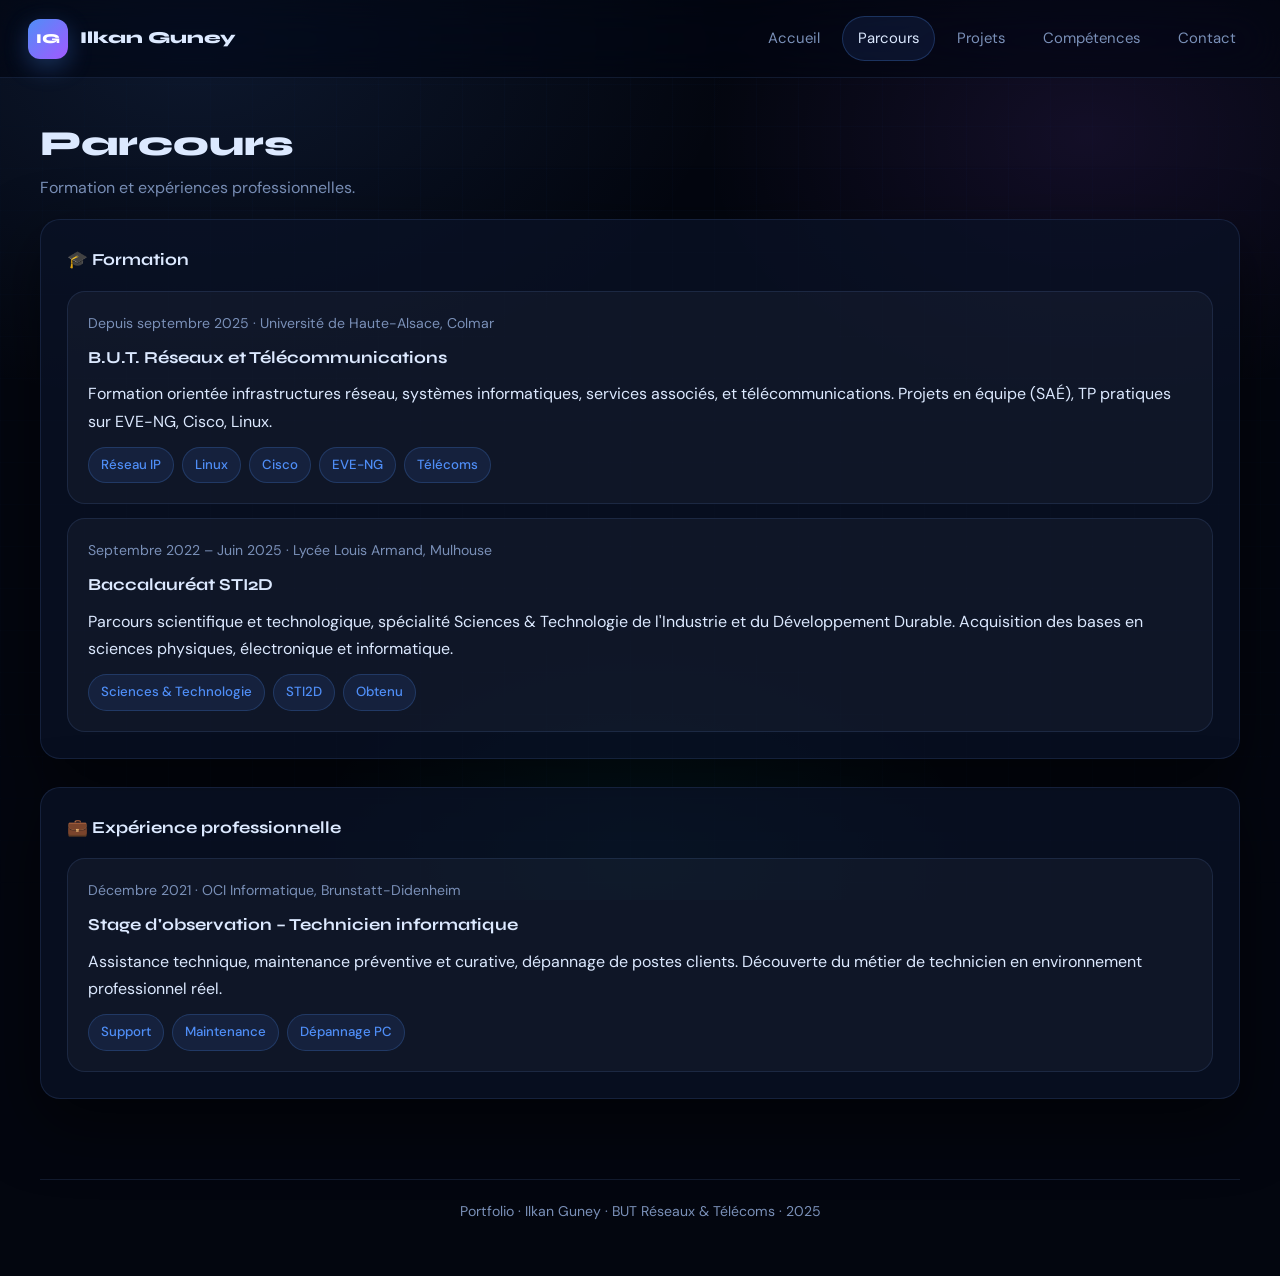
<file: parcours.html>
<!DOCTYPE html>
<html lang="fr">
<head>
  <meta charset="UTF-8" />
  <meta name="viewport" content="width=device-width, initial-scale=1.0" />
  <title>Parcours — Ilkan Guney</title>
  <link rel="preconnect" href="https://fonts.googleapis.com">
  <link rel="preconnect" href="https://fonts.gstatic.com" crossorigin>
  <link href="https://fonts.googleapis.com/css2?family=Syne:wght@400;600;700;800&family=DM+Sans:ital,wght@0,300;0,400;0,500;1,400&display=swap" rel="stylesheet">
  <link rel="stylesheet" href="styles.css" />
  <script defer src="script.js"></script>
</head>
<body>
  <div class="bg-mesh"></div>
  <div class="bg-grid"></div>

  <header class="topbar">
    <a class="brand" href="index.html"><span class="brand-badge">IG</span><span>Ilkan Guney</span></a>
    <button class="menu-toggle" onclick="toggleMenu()">☰</button>
    <nav class="nav" id="nav">
      <a href="index.html">Accueil</a>
      <a href="parcours.html" class="active">Parcours</a>
      <a href="projets.html">Projets</a>
      <a href="competences.html">Compétences</a>
      <a href="contact.html">Contact</a>
    </nav>
  </header>

  <main class="page">
    <section class="section-title">
      <div><h2>Parcours</h2><p>Formation et expériences professionnelles.</p></div>
    </section>

    <div style="display:grid;gap:28px;">

      <section class="panel">
        <h3>🎓 Formation</h3>
        <div class="timeline">
          <article class="item">
            <div class="meta">Depuis septembre 2025 · Université de Haute-Alsace, Colmar</div>
            <h3>B.U.T. Réseaux et Télécommunications</h3>
            <p>Formation orientée infrastructures réseau, systèmes informatiques, services associés, et télécommunications. Projets en équipe (SAÉ), TP pratiques sur EVE-NG, Cisco, Linux.</p>
            <div class="tags">
              <span class="tag">Réseau IP</span>
              <span class="tag">Linux</span>
              <span class="tag">Cisco</span>
              <span class="tag">EVE-NG</span>
              <span class="tag">Télécoms</span>
            </div>
          </article>

          <article class="item">
            <div class="meta">Septembre 2022 – Juin 2025 · Lycée Louis Armand, Mulhouse</div>
            <h3>Baccalauréat STI2D</h3>
            <p>Parcours scientifique et technologique, spécialité Sciences & Technologie de l'Industrie et du Développement Durable. Acquisition des bases en sciences physiques, électronique et informatique.</p>
            <div class="tags">
              <span class="tag">Sciences &amp; Technologie</span>
              <span class="tag">STI2D</span>
              <span class="tag">Obtenu</span>
            </div>
          </article>
        </div>
      </section>

      <section class="panel">
        <h3>💼 Expérience professionnelle</h3>
        <div class="timeline">
          <article class="item">
            <div class="meta">Décembre 2021 · OCI Informatique, Brunstatt-Didenheim</div>
            <h3>Stage d'observation – Technicien informatique</h3>
            <p>Assistance technique, maintenance préventive et curative, dépannage de postes clients. Découverte du métier de technicien en environnement professionnel réel.</p>
            <div class="tags">
              <span class="tag">Support</span>
              <span class="tag">Maintenance</span>
              <span class="tag">Dépannage PC</span>
            </div>
          </article>
        </div>
      </section>

    </div>
  </main>

  <footer class="footer"><p>Portfolio · Ilkan Guney · BUT Réseaux &amp; Télécoms · 2025</p></footer>
</body>
</html>
</file>
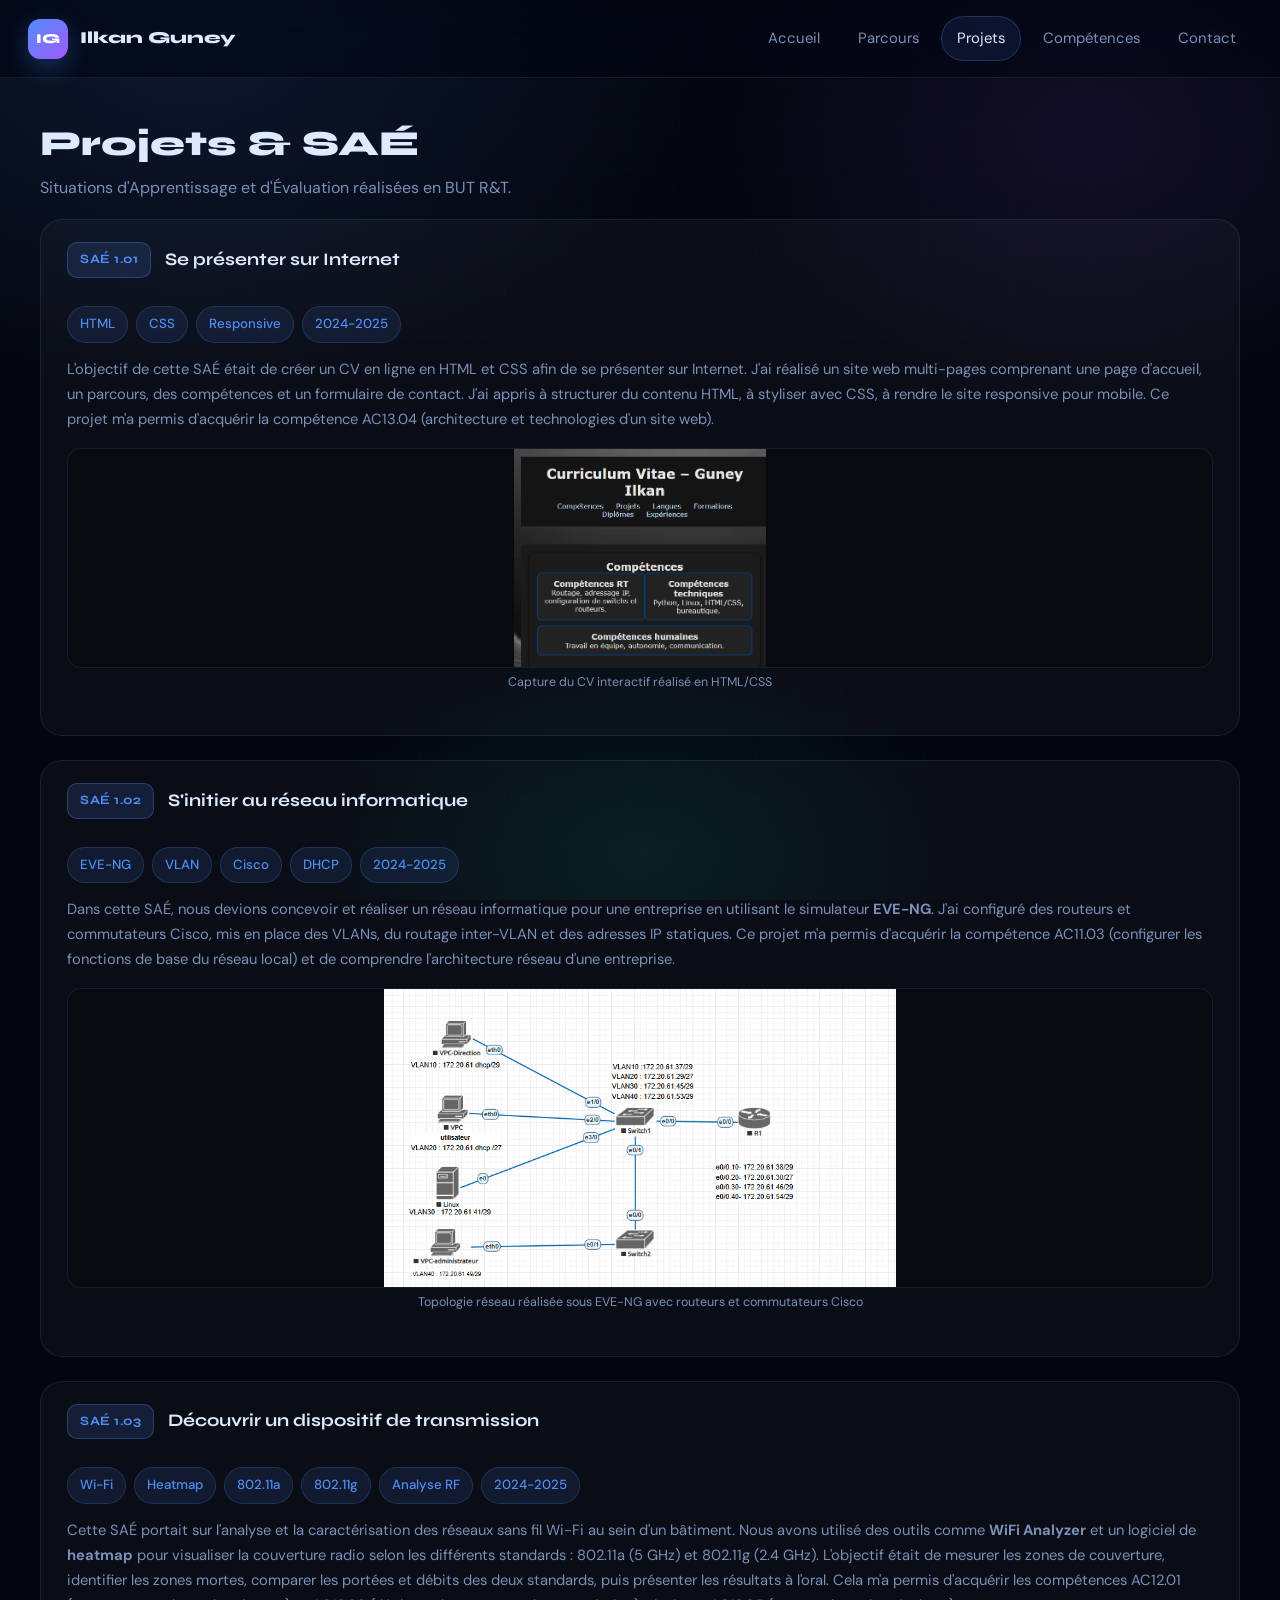
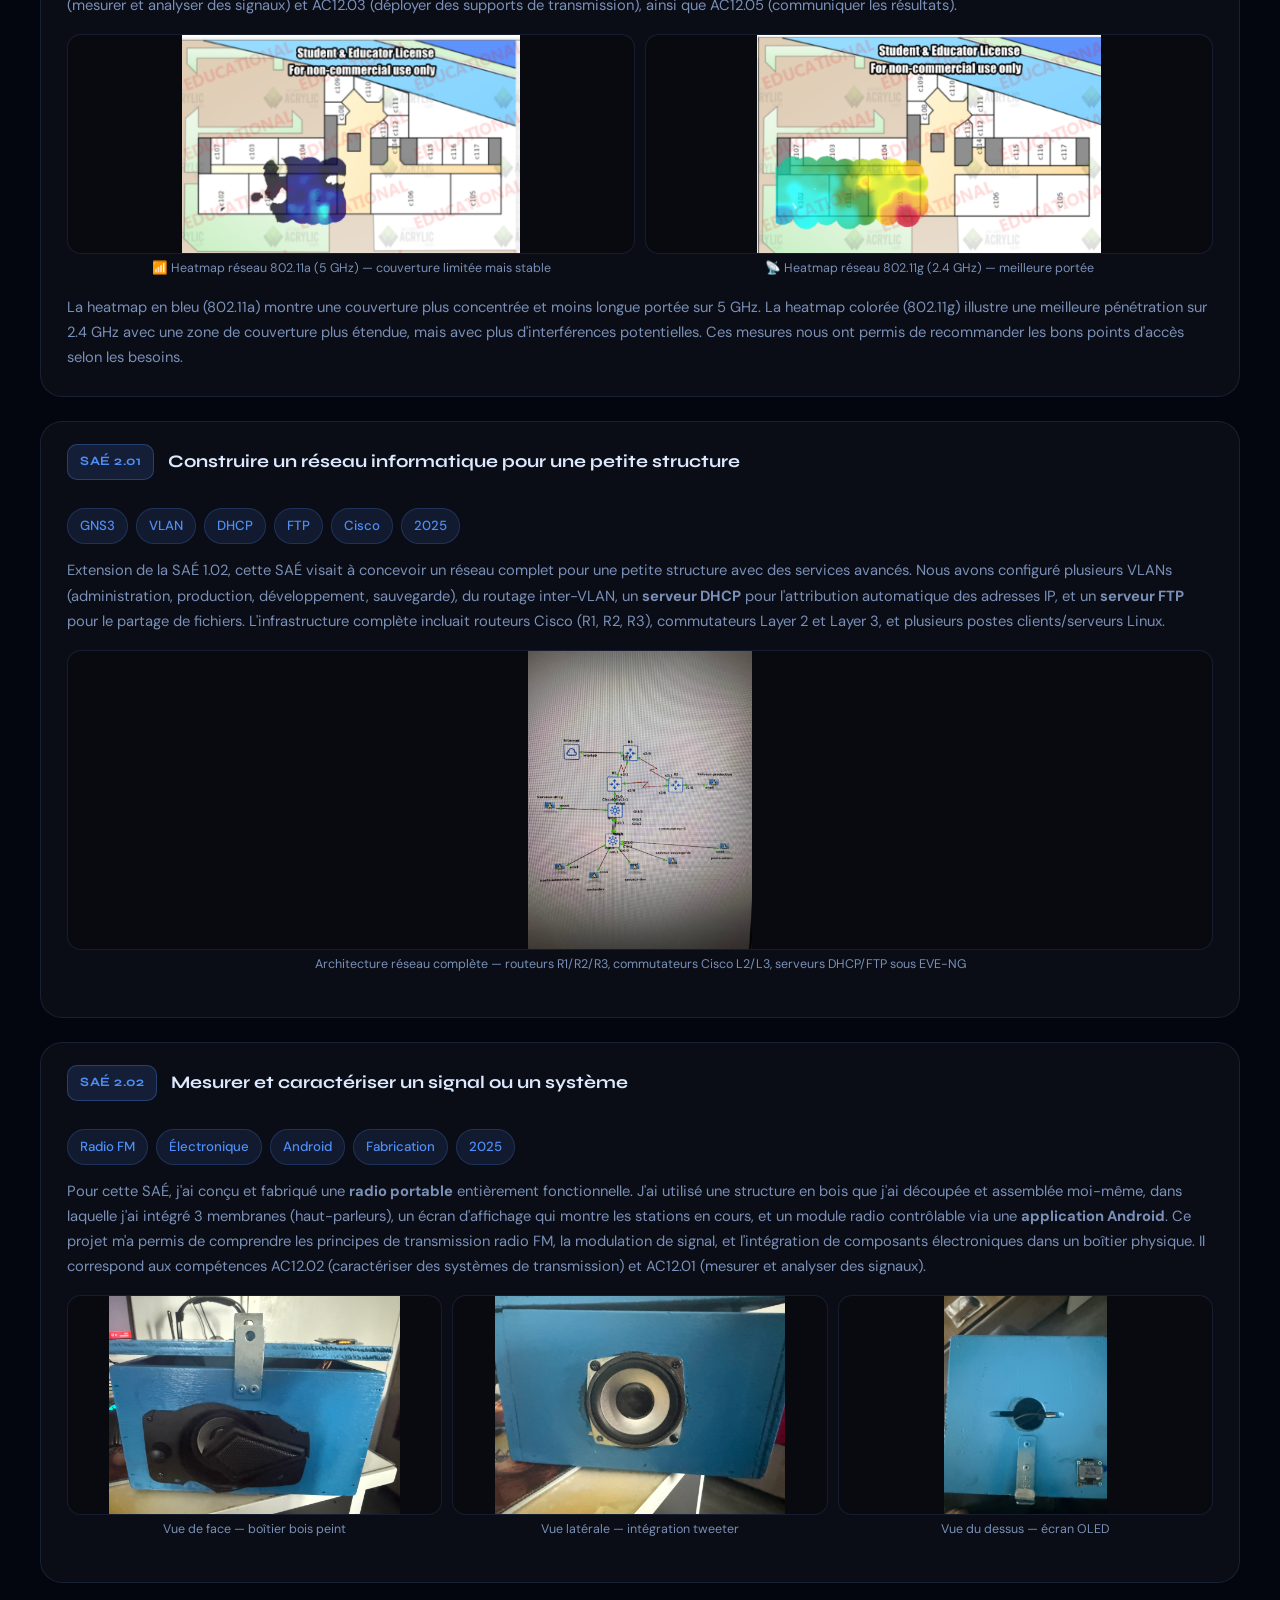
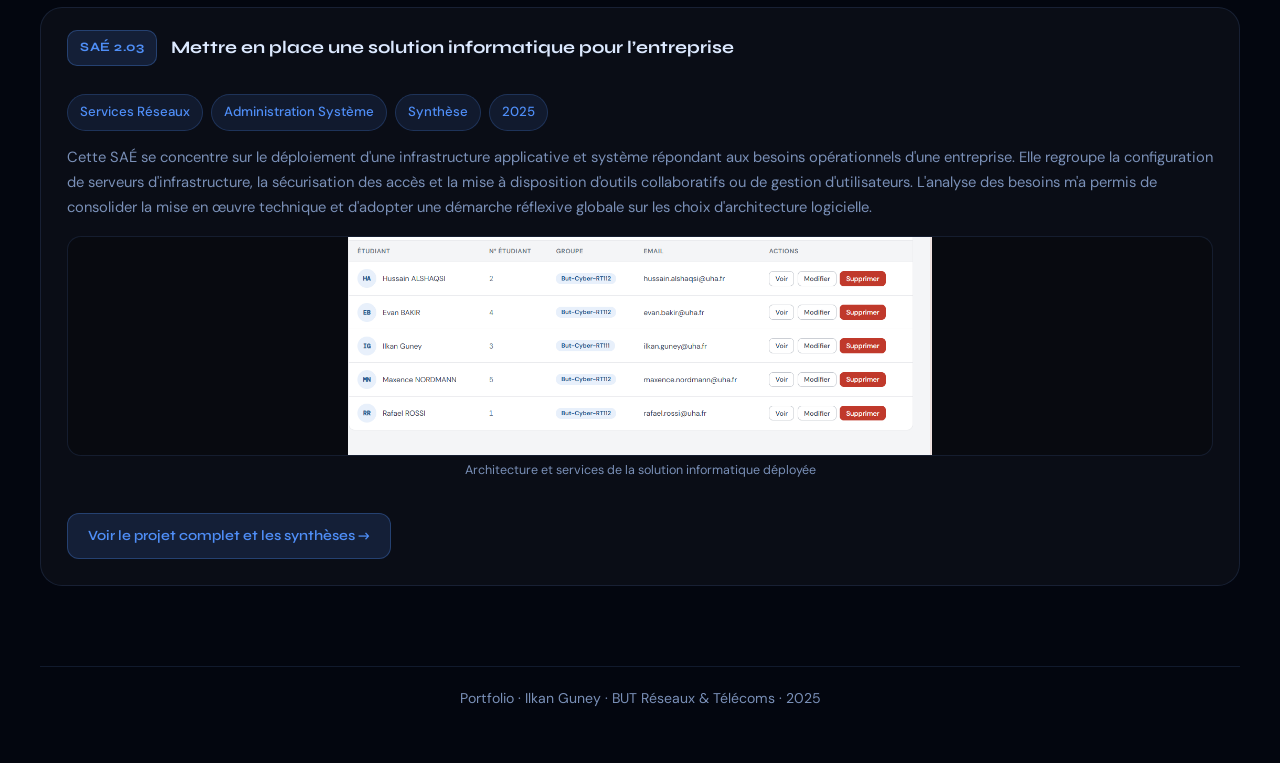
<file: projets.html>
<!DOCTYPE html>
<html lang="fr">
<head>
  <meta charset="UTF-8" />
  <meta name="viewport" content="width=device-width, initial-scale=1.0" />
  <title>Projets — Ilkan Guney</title>
  <link rel="preconnect" href="https://fonts.googleapis.com">
  <link rel="preconnect" href="https://fonts.gstatic.com" crossorigin>
  <link href="https://fonts.googleapis.com/css2?family=Syne:wght@400;600;700;800&family=DM+Sans:ital,wght@0,300;0,400;0,500;1,400&display=swap" rel="stylesheet">
  <link rel="stylesheet" href="styles.css" />
  <script defer src="script.js"></script>
  <style>
    .sae-card {
      border-radius: 22px; border: 1px solid var(--line);
      background: rgba(255,255,255,.03); overflow: hidden;
      transition: .25s ease;
    }
    .sae-card:hover { transform: translateY(-3px); border-color: rgba(79,142,247,.35); box-shadow: 0 20px 50px rgba(0,0,0,.4); }
    .sae-header {
      padding: 22px 26px 0; display: flex; align-items: center; gap: 14px;
    }
    .sae-num {
      font-family: var(--font-head); font-size: .8rem; font-weight: 700; letter-spacing: .5px;
      padding: 6px 12px; border-radius: 10px;
      background: rgba(79,142,247,.15); border: 1px solid rgba(79,142,247,.30); color: var(--accent);
    }
    .sae-header h3 { font-family: var(--font-head); font-size: 1.1rem; margin: 0; }
    .sae-body { padding: 16px 26px 26px; }
    .sae-body p { color: var(--muted); font-size: .92rem; line-height: 1.7; }

    /* ── Images fixes ── */
    .sae-imgs { display: grid; gap: 10px; margin: 16px 0; }
    .sae-imgs.two   { grid-template-columns: 1fr 1fr; }
    .sae-imgs.three { grid-template-columns: 1fr 1fr 1fr; }

    .sae-imgs img {
      width: 100%;
      height: 220px;           /* hauteur fixe → plus de zoom variable */
      border-radius: 14px;
      object-fit: contain;     /* tout voir, pas de recadrage */
      object-position: center;
      background: rgba(0,0,0,.25);   /* fond neutre derrière contain */
      border: 1px solid var(--line);
      display: block;
    }

    /* Pour la SAÉ 1.02 et 2.01 qui ont besoin d'un peu plus de hauteur */
    .sae-imgs img.tall { height: 300px; }

    .sae-imgs .img-label {
      font-size: .78rem; color: var(--muted); text-align: center; margin-top: 4px;
    }
    .sae-imgs .img-wrap { display: flex; flex-direction: column; }
    .proj-full-grid { display: grid; gap: 24px; }

    /* ── Bouton d'action pour lien externe ── */
    .btn-action {
      display: inline-flex;
      align-items: center;
      gap: 8px;
      margin-top: 16px;
      padding: 10px 20px;
      border-radius: 12px;
      background: rgba(79,142,247,0.15);
      border: 1px solid rgba(79,142,247,0.3);
      color: #4f8ef7;
      font-family: var(--font-head);
      font-size: 0.88rem;
      font-weight: 600;
      text-decoration: none;
      transition: all 0.2s ease;
      cursor: pointer;
    }
    .btn-action:hover {
      background: #4f8ef7;
      color: #ffffff;
      box-shadow: 0 4px 12px rgba(79,142,247,0.25);
    }
  </style>
</head>
<body>
  <div class="bg-mesh"></div>
  <div class="bg-grid"></div>

  <header class="topbar">
    <a class="brand" href="index.html"><span class="brand-badge">IG</span><span>Ilkan Guney</span></a>
    <button class="menu-toggle" onclick="toggleMenu()">☰</button>
    <nav class="nav" id="nav">
      <a href="index.html">Accueil</a>
      <a href="parcours.html">Parcours</a>
      <a href="projets.html" class="active">Projets</a>
      <a href="competences.html">Compétences</a>
      <a href="contact.html">Contact</a>
    </nav>
  </header>

  <main class="page">
    <section class="section-title">
      <div><h2>Projets &amp; SAÉ</h2><p>Situations d'Apprentissage et d'Évaluation réalisées en BUT R&amp;T.</p></div>
    </section>

    <div class="proj-full-grid">

      <!-- SAE 1.01 -->
      <div class="sae-card">
        <div class="sae-header">
          <span class="sae-num">SAÉ 1.01</span>
          <h3>Se présenter sur Internet</h3>
        </div>
        <div class="sae-body">
          <div class="tags" style="margin-bottom:14px;">
            <span class="tag">HTML</span><span class="tag">CSS</span><span class="tag">Responsive</span><span class="tag">2024-2025</span>
          </div>
          <p>
            L'objectif de cette SAÉ était de créer un CV en ligne en HTML et CSS afin de se présenter sur Internet. 
            J'ai réalisé un site web multi-pages comprenant une page d'accueil, un parcours, des compétences et un formulaire de contact. 
            J'ai appris à structurer du contenu HTML, à styliser avec CSS, à rendre le site responsive pour mobile.
            Ce projet m'a permis d'acquérir la compétence AC13.04 (architecture et technologies d'un site web).
          </p>
          <div class="sae-imgs">
            <div class="img-wrap">
              <img src="SAE.png" alt="Capture du CV en ligne — SAÉ 1.01" />
              <span class="img-label">Capture du CV interactif réalisé en HTML/CSS</span>
            </div>
          </div>
        </div>
      </div>

      <!-- SAE 1.02 -->
      <div class="sae-card">
        <div class="sae-header">
          <span class="sae-num">SAÉ 1.02</span>
          <h3>S'initier au réseau informatique</h3>
        </div>
        <div class="sae-body">
          <div class="tags" style="margin-bottom:14px;">
            <span class="tag">EVE-NG</span><span class="tag">VLAN</span><span class="tag">Cisco</span><span class="tag">DHCP</span><span class="tag">2024-2025</span>
          </div>
          <p>
            Dans cette SAÉ, nous devions concevoir et réaliser un réseau informatique pour une entreprise en utilisant le simulateur 
            <strong>EVE-NG</strong>. J'ai configuré des routeurs et commutateurs Cisco, mis en place des VLANs, 
            du routage inter-VLAN et des adresses IP statiques. Ce projet m'a permis d'acquérir la compétence AC11.03 
            (configurer les fonctions de base du réseau local) et de comprendre l'architecture réseau d'une entreprise.
          </p>
          <div class="sae-imgs">
            <div class="img-wrap">
              <img src="SAE-1.02.png" alt="Topologie réseau EVE-NG — SAÉ 1.02" class="tall" />
              <span class="img-label">Topologie réseau réalisée sous EVE-NG avec routeurs et commutateurs Cisco</span>
            </div>
          </div>
        </div>
      </div>

      <!-- SAE 1.03 -->
      <div class="sae-card">
        <div class="sae-header">
          <span class="sae-num">SAÉ 1.03</span>
          <h3>Découvrir un dispositif de transmission</h3>
        </div>
        <div class="sae-body">
          <div class="tags" style="margin-bottom:14px;">
            <span class="tag">Wi-Fi</span><span class="tag">Heatmap</span><span class="tag">802.11a</span><span class="tag">802.11g</span><span class="tag">Analyse RF</span><span class="tag">2024-2025</span>
          </div>
          <p>
            Cette SAÉ portait sur l'analyse et la caractérisation des réseaux sans fil Wi-Fi au sein d'un bâtiment. 
            Nous avons utilisé des outils comme <strong>WiFi Analyzer</strong> et un logiciel de <strong>heatmap</strong> 
            pour visualiser la couverture radio selon les différents standards : 802.11a (5 GHz) et 802.11g (2.4 GHz). 
            L'objectif était de mesurer les zones de couverture, identifier les zones mortes, 
            comparer les portées et débits des deux standards, puis présenter les résultats à l'oral.
            Cela m'a permis d'acquérir les compétences AC12.01 (mesurer et analyser des signaux) et 
            AC12.03 (déployer des supports de transmission), ainsi que AC12.05 (communiquer les résultats).
          </p>
          <div class="sae-imgs two">
            <div class="img-wrap">
              <img src="SAEE-13.png" alt="Heatmap réseau 802.11a" />
              <span class="img-label">📶 Heatmap réseau 802.11a (5 GHz) — couverture limitée mais stable</span>
            </div>
            <div class="img-wrap">
              <img src="SAE-13.png" alt="Heatmap réseau 802.11g" />
              <span class="img-label">📡 Heatmap réseau 802.11g (2.4 GHz) — meilleure portée</span>
            </div>
          </div>
          <p style="margin-top:10px;">
            La heatmap en bleu (802.11a) montre une couverture plus concentrée et moins longue portée sur 5 GHz. 
            La heatmap colorée (802.11g) illustre une meilleure pénétration sur 2.4 GHz avec une zone de couverture plus étendue, 
            mais avec plus d'interférences potentielles. Ces mesures nous ont permis de recommander les bons points d'accès selon les besoins.
          </p>
        </div>
      </div>

      <!-- SAE 2.01 -->
      <div class="sae-card">
        <div class="sae-header">
          <span class="sae-num">SAÉ 2.01</span>
          <h3>Construire un réseau informatique pour une petite structure</h3>
        </div>
        <div class="sae-body">
          <div class="tags" style="margin-bottom:14px;">
            <span class="tag">GNS3</span><span class="tag">VLAN</span><span class="tag">DHCP</span><span class="tag">FTP</span><span class="tag">Cisco</span><span class="tag">2025</span>
          </div>
          <p>
            Extension de la SAÉ 1.02, cette SAÉ visait à concevoir un réseau complet pour une petite structure avec des services avancés. 
            Nous avons configuré plusieurs VLANs (administration, production, développement, sauvegarde), 
            du routage inter-VLAN, un <strong>serveur DHCP</strong> pour l'attribution automatique des adresses IP, 
            et un <strong>serveur FTP</strong> pour le partage de fichiers. 
            L'infrastructure complète incluait routeurs Cisco (R1, R2, R3), commutateurs Layer 2 et Layer 3, 
            et plusieurs postes clients/serveurs Linux.
          </p>
          <div class="sae-imgs">
            <div class="img-wrap">
              <img src="sae-201.jpeg" alt="Architecture réseau SAÉ 2.01 sur GNS3" class="tall" />
              <span class="img-label">Architecture réseau complète — routeurs R1/R2/R3, commutateurs Cisco L2/L3, serveurs DHCP/FTP sous EVE-NG</span>
            </div>
          </div>
        </div>
      </div>

      <!-- SAE 2.02 -->
      <div class="sae-card">
        <div class="sae-header">
          <span class="sae-num">SAÉ 2.02</span>
          <h3>Mesurer et caractériser un signal ou un système</h3>
        </div>
        <div class="sae-body">
          <div class="tags" style="margin-bottom:14px;">
            <span class="tag">Radio FM</span><span class="tag">Électronique</span><span class="tag">Android</span><span class="tag">Fabrication</span><span class="tag">2025</span>
          </div>
          <p>
            Pour cette SAÉ, j'ai conçu et fabriqué une <strong>radio portable</strong> entièrement fonctionnelle. 
            J'ai utilisé une structure en bois que j'ai découpée et assemblée moi-même, dans laquelle j'ai intégré 
            3 membranes (haut-parleurs), un écran d'affichage qui montre les stations en cours, 
            et un module radio contrôlable via une <strong>application Android</strong>. 
            Ce projet m'a permis de comprendre les principes de transmission radio FM, la modulation de signal, 
            et l'intégration de composants électroniques dans un boîtier physique. 
            Il correspond aux compétences AC12.02 (caractériser des systèmes de transmission) et AC12.01 (mesurer et analyser des signaux).
          </p>
          <div class="sae-imgs three">
            <div class="img-wrap">
              <img src="SAE2.02.jpeg" alt="Radio FM — vue de face avec haut-parleur principal" />
              <span class="img-label">Vue de face — boîtier bois peint</span>
            </div>
            <div class="img-wrap">
              <img src="SAE2.02 (2).jpeg" alt="Radio FM — vue du dessus avec écran OLED et haut-parleur" />
              <span class="img-label">Vue latérale — intégration tweeter</span>
            </div>
            <div class="img-wrap">
              <img src="SAE2.02 (3).jpeg" alt="Radio FM — vue latérale avec tweeter vissé" />
              <span class="img-label">Vue du dessus — écran OLED</span>
            </div>
          </div>
        </div>
      </div>

      <!-- NEW: SAE 2.03 -->
      <div class="sae-card">
        <div class="sae-header">
          <span class="sae-num">SAÉ 2.03</span>
          <h3>Mettre en place une solution informatique pour l’entreprise</h3>
        </div>
        <div class="sae-body">
          <div class="tags" style="margin-bottom:14px;">
            <span class="tag">Services Réseaux</span><span class="tag">Administration Système</span><span class="tag">Synthèse</span><span class="tag">2025</span>
          </div>
          <p>
            Cette SAÉ se concentre sur le déploiement d'une infrastructure applicative et système répondant aux besoins opérationnels d'une entreprise. Elle regroupe la configuration de serveurs d'infrastructure, la sécurisation des accès et la mise à disposition d'outils collaboratifs ou de gestion d'utilisateurs. L'analyse des besoins m'a permis de consolider la mise en œuvre technique et d'adopter une démarche réflexive globale sur les choix d'architecture logicielle.
          </p>
          <div class="sae-imgs">
            <div class="img-wrap">
              <img src="image.png" alt="Aperçu de la solution informatique SAÉ 2.03" />
              <span class="img-label">Architecture et services de la solution informatique déployée</span>
            </div>
          </div>
          
          <!-- BOUTON VERS TON DOSSIER/FICHIER INDEXX.HTML -->
          <a href="indexx.html" class="btn-action">
            Voir le projet complet et les synthèses →
          </a>
        </div>
      </div>

    </div>
  </main>

  <footer class="footer"><p>Portfolio · Ilkan Guney · BUT Réseaux &amp; Télécoms · 2025</p></footer>
</body>
</html>
</file>
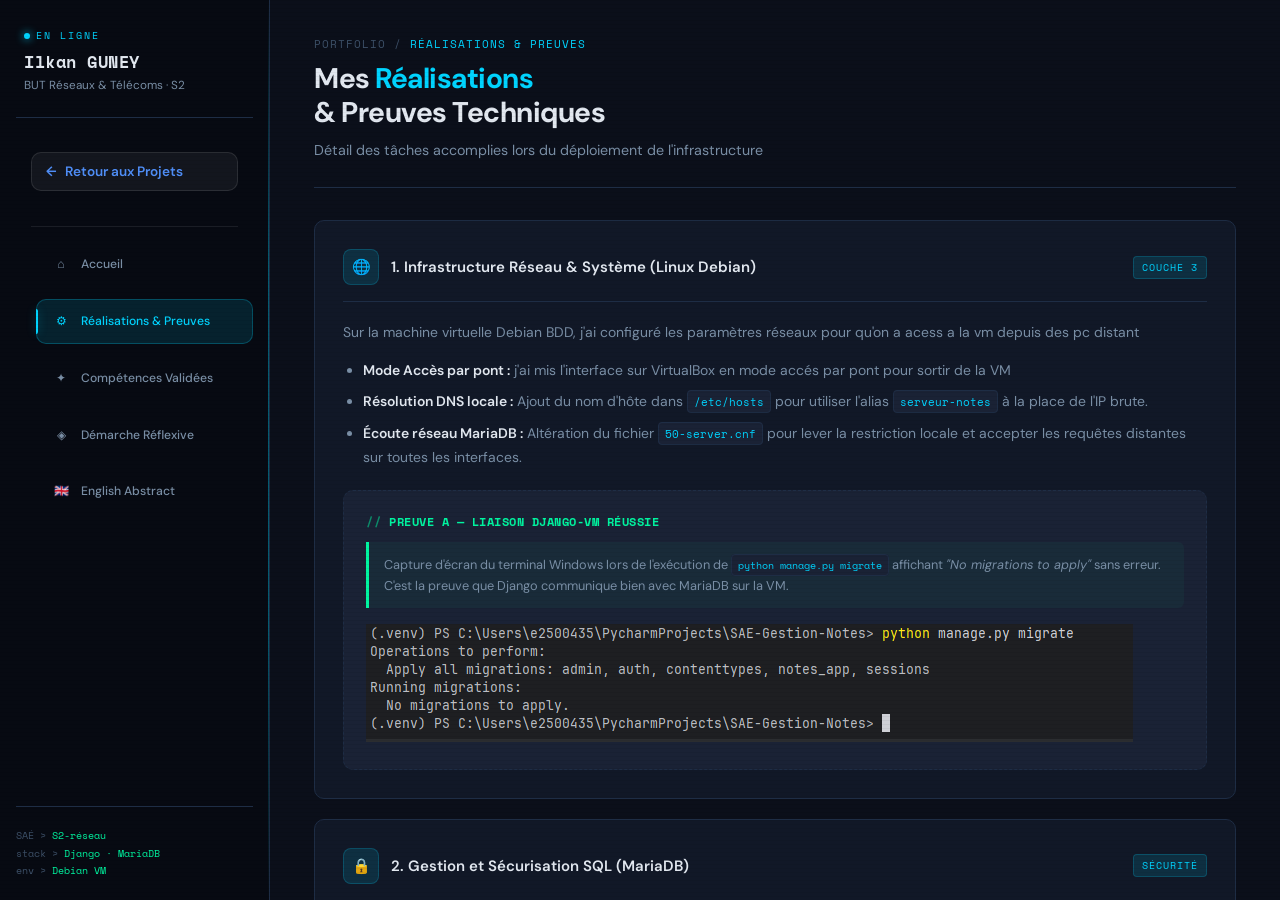
<file: realisations.html>
<!DOCTYPE html>
<html lang="fr">
<head>
    <meta charset="UTF-8">
    <meta name="viewport" content="width=device-width, initial-scale=1.0">
    <title>Réalisations — Portfolio Ilkan GUNEY</title>
    <link rel="stylesheet" href="style.css">
    <style>
        /* Style du bouton de retour vers le portfolio principal */
        .btn-back-portfolio {
            display: flex;
            align-items: center;
            gap: 8px;
            margin: 10px 15px 20px 15px;
            padding: 10px 14px;
            border-radius: 10px;
            background: rgba(255, 255, 255, 0.05);
            border: 1px solid rgba(255, 255, 255, 0.1);
            color: #4f8ef7;
            font-size: 0.85rem;
            font-weight: 600;
            text-decoration: none;
            transition: all 0.2s ease;
        }
        .btn-back-portfolio:hover {
            background: rgba(79, 142, 247, 0.15);
            border-color: rgba(79, 142, 247, 0.3);
            color: #ffffff;
            transform: translateX(-2px);
        }
        .nav-separator {
            border-top: 1px solid rgba(255, 255, 255, 0.08);
            margin: 15px;
        }
    </style>
</head>
<body>
    <aside class="sidebar">
        <div class="profile-section">
            <div class="profile-tag">En ligne</div>
            <h2>Ilkan GUNEY</h2>
            <div class="subtitle">BUT Réseaux &amp; Télécoms · S2</div>
        </div>

        <!-- BOUTON DE RETOUR VERS LA PAGE PROJETS -->
        <a href="projets.html" class="btn-back-portfolio">
            <span>←</span> Retour aux Projets
        </a>

        <div class="nav-separator"></div>

        <ul class="nav-menu">
            <li class="nav-item">
                <a href="indexx.html"><span class="nav-icon">⌂</span><span class="nav-label">Accueil</span></a>
            </li>
            <li class="nav-item active">
                <a href="realisations.html"><span class="nav-icon">⚙</span><span class="nav-label">Réalisations &amp; Preuves</span></a>
            </li>
            <li class="nav-item">
                <a href="competencess.html"><span class="nav-icon">✦</span><span class="nav-label">Compétences Validées</span></a>
            </li>
            <li class="nav-item">
                <a href="reflexion.html"><span class="nav-icon">◈</span><span class="nav-label">Démarche Réflexive</span></a>
            </li>
            <li class="nav-item">
                <a href="english.html"><span class="nav-icon">🇬🇧</span><span class="nav-label">English Abstract</span></a>
            </li>
        </ul>
        <div class="sidebar-footer">
            <div class="sys-info">
                <div>SAÉ &gt; <span>S2-réseau</span></div>
                <div>stack &gt; <span>Django · MariaDB</span></div>
                <div>env &gt; <span>Debian VM</span></div>
            </div>
        </div>
    </aside>

    <main class="main-content">
        <div class="page-header">
            <div class="breadcrumb">Portfolio / <span>Réalisations &amp; Preuves</span></div>
            <h1>Mes <em>Réalisations</em><br>&amp; Preuves Techniques</h1>
            <p class="desc">Détail des tâches accomplies lors du déploiement de l'infrastructure</p>
        </div>

        <!-- RÉALISATION 1 -->
        <div class="card">
            <div class="card-header">
                <div class="card-icon">🌐</div>
                <h3>1. Infrastructure Réseau &amp; Système (Linux Debian)</h3>
                <span class="card-tag">Couche 3</span>
            </div>
            <p>
                Sur la machine virtuelle Debian BDD, j'ai configuré les paramètres réseaux pour qu'on a acess a la vm depuis des pc distant  
            </p>
            <ul>
                <li>
                    <strong>Mode Accès par pont  :</strong> j'ai mis l'interface sur VirtualBox  en mode accés par pont pour sortir de la VM
                </li>
                <li>
                    <strong>Résolution DNS locale :</strong> Ajout du nom d'hôte dans <code>/etc/hosts</code> pour utiliser
                    l'alias <code>serveur-notes</code> à la place de l'IP brute.
                </li>
                <li>
                    <strong>Écoute réseau MariaDB :</strong> Altération du fichier <code>50-server.cnf</code> pour lever la
                    restriction locale et accepter les requêtes distantes sur toutes les interfaces.
                </li>
            </ul>

            <div class="preuve-box">
                <div class="preuve-header">Preuve A — Liaison Django-VM réussie</div>
                <div class="preuve-instruction">
                     Capture d'écran du terminal Windows lors de l'exécution de
                    <code>python manage.py migrate</code> affichant <em>"No migrations to apply"</em> sans erreur.
                    C'est la preuve que Django communique bien avec MariaDB sur la VM.
                </div>
                <img src="1.png" alt="Preuve A - Terminal Migrate" class="preuve-image">
            </div>
        </div>

        <!-- RÉALISATION 2 -->
        <div class="card">
            <div class="card-header">
                <div class="card-icon">🔒</div>
                <h3>2. Gestion et Sécurisation SQL (MariaDB)</h3>
                <span class="card-tag">Sécurité</span>
            </div>
            <p>
                J'ai mis des règles d'accès à la base de données pour un accès sécurisée:
            </p>
            <ul>
                <li>Création des comptes nominatifs : <code>ilkan</code>, <code>rafael</code>, <code>hussain</code>.</li>
                <li>Attribution sécurisée des mots de passe individuels.</li>
                <li>Nous avons configuré les privilèges SQL de l'utilisateur de manière à limiter ses accès uniquement aux tables de la base de données gestion-notes. <cRode>gestion-notes</code>.</li>
            </ul>

            <div class="preuve-box">
                <div class="preuve-header">Preuve B — Configuration Django (settings.py)</div>
                <div class="preuve-instruction">
                    Extrait du fichier <code>settings.py</code> de l'application Django ciblant le serveur MariaDB distant.
                </div>
                <div class="code-block">
                    <div class="code-block-header">
                        <div class="code-dot red"></div>
                        <div class="code-dot yellow"></div>
                        <div class="code-dot green"></div>
                        <span class="code-filename">gestion_notes/settings.py</span>
                    </div>
                    <pre>DATABASES = {
    'default': {
        'ENGINE': 'django.db.backends.mysql',
        'NAME':   'gestion-notes',
        'USER':   'ilkan',
        'PASSWORD': 'toto',
        'HOST':   'serveur-notes',   # alias /etc/hosts → IP VM
        'PORT':   '3306',
    }
}</pre>
                </div>
            </div>
        </div>

        <!-- RÉALISATION 3 -->
        <div class="card">
            <div class="card-header">
                <div class="card-icon">🐍</div>
                <h3>3. Développement Backend (Python / Django)</h3>
                <span class="card-tag">Dev Web</span>
            </div>
            <p>
                En parallèle de la partie infrastructure, j'ai contribué au développement des vues et de la logique métier
                de l'application :
            </p>
            <ul>
                <li>Traitement des formulaires d'ajout d'étudiants et de notes.</li>
                <li>Calcul dynamique des moyennes par matière.</li>
                <li>Rendu des résultats en temps réel dans les templates HTML.</li>
            </ul>

            <div class="preuve-box">
                <div class="preuve-header">Preuve C — Interface applicative fonctionnelle</div>
                <div class="preuve-instruction">
                    Capture d'écran de l'interface web <code>gestion-notes</code>
                    dans le navigateur, qui montre une liste d'étudiants.
                </div>
                <img src="image.png" alt="Preuve c - Terminal Migrate" class="preuve-image">
            </div>
        </div>
    </main>
</body>
</html>
</file>
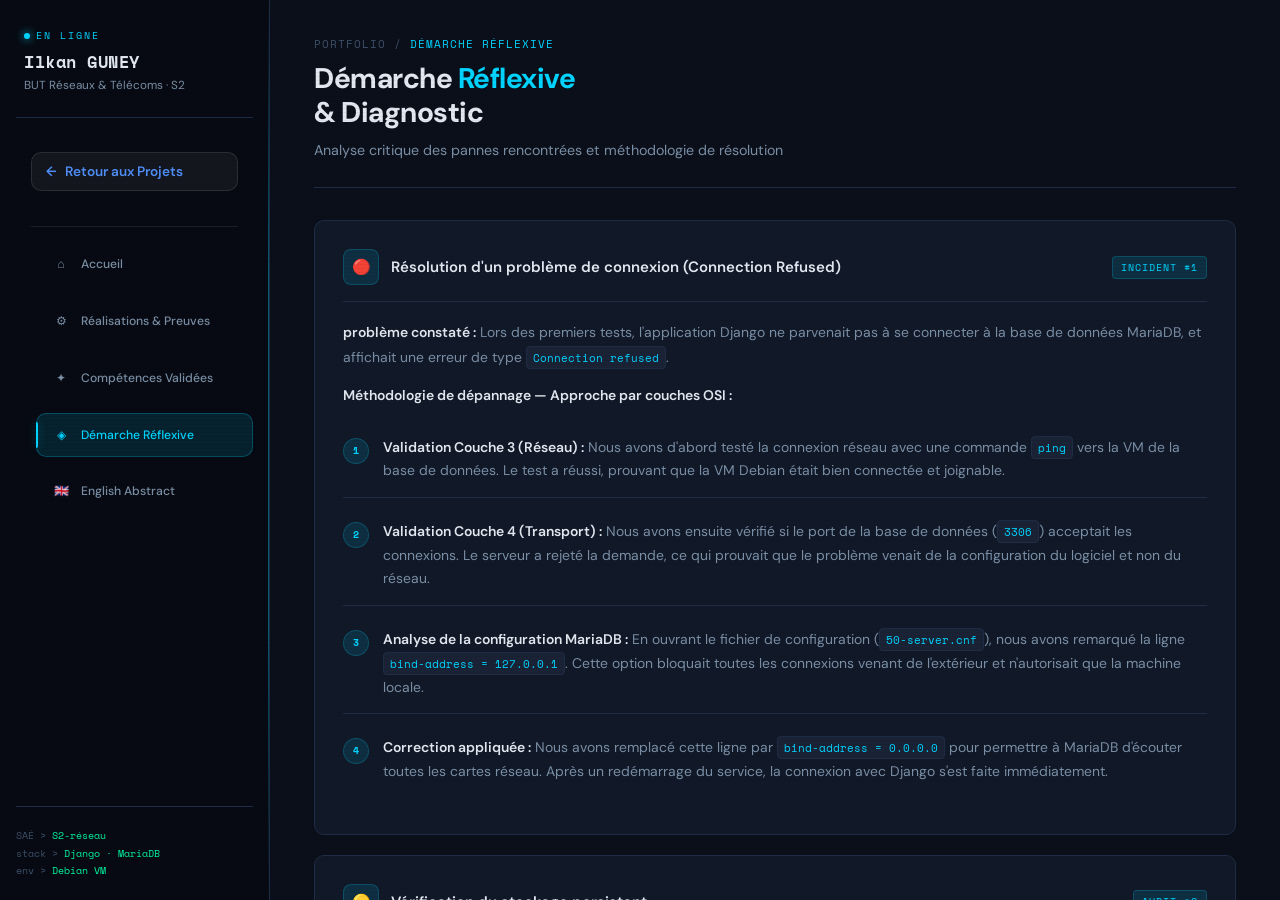
<file: reflexion.html>
<!DOCTYPE html>
<html lang="fr">
<head>
    <meta charset="UTF-8">
    <meta name="viewport" content="width=device-width, initial-scale=1.0">
    <title>Démarche Réflexive — Portfolio Ilkan GUNEY</title>
    <link rel="stylesheet" href="style.css">
    <style>
        /* Style du bouton de retour vers le portfolio principal */
        .btn-back-portfolio {
            display: flex;
            align-items: center;
            gap: 8px;
            margin: 10px 15px 20px 15px;
            padding: 10px 14px;
            border-radius: 10px;
            background: rgba(255, 255, 255, 0.05);
            border: 1px solid rgba(255, 255, 255, 0.1);
            color: #4f8ef7;
            font-size: 0.85rem;
            font-weight: 600;
            text-decoration: none;
            transition: all 0.2s ease;
        }
        .btn-back-portfolio:hover {
            background: rgba(79, 142, 247, 0.15);
            border-color: rgba(79, 142, 247, 0.3);
            color: #ffffff;
            transform: translateX(-2px);
        }
        .nav-separator {
            border-top: 1px solid rgba(255, 255, 255, 0.08);
            margin: 15px;
        }
    </style>
</head>
<body>
    <aside class="sidebar">
        <div class="profile-section">
            <div class="profile-tag">En ligne</div>
            <h2>Ilkan GUNEY</h2>
            <div class="subtitle">BUT Réseaux &amp; Télécoms · S2</div>
        </div>

        <!-- BOUTON DE RETOUR VERS LA PAGE PROJETS -->
        <a href="projets.html" class="btn-back-portfolio">
            <span>←</span> Retour aux Projets
        </a>

        <div class="nav-separator"></div>

        <ul class="nav-menu">
            <li class="nav-item">
                <a href="indexx.html"><span class="nav-icon">⌂</span><span class="nav-label">Accueil</span></a>
            </li>
            <li class="nav-item">
                <a href="realisations.html"><span class="nav-icon">⚙</span><span class="nav-label">Réalisations &amp; Preuves</span></a>
            </li>
            <li class="nav-item">
                <a href="competencess.html"><span class="nav-icon">✦</span><span class="nav-label">Compétences Validées</span></a>
            </li>
            <li class="nav-item active">
                <a href="reflexion.html"><span class="nav-icon">◈</span><span class="nav-label">Démarche Réflexive</span></a>
            </li>
            <li class="nav-item">
                <a href="english.html"><span class="nav-icon">🇬🇧</span><span class="nav-label">English Abstract</span></a>
            </li>
        </ul>
        <div class="sidebar-footer">
            <div class="sys-info">
                <div>SAÉ &gt; <span>S2-réseau</span></div>
                <div>stack &gt; <span>Django · MariaDB</span></div>
                <div>env &gt; <span>Debian VM</span></div>
            </div>
        </div>
    </aside>

    <main class="main-content">
        <div class="page-header">
            <div class="breadcrumb">Portfolio / <span>Démarche Réflexive</span></div>
            <h1>Démarche <em>Réflexive</em><br>&amp; Diagnostic</h1>
            <p class="desc">Analyse critique des pannes rencontrées et méthodologie de résolution</p>
        </div>

        <!-- PANNE 1 -->
        <div class="card">
            <div class="card-header">
                <div class="card-icon">🔴</div>
                <h3>Résolution d'un problème de connexion (Connection Refused)</h3>
                <span class="card-tag">Incident #1</span>
            </div>
            <p>
                <strong>problème constaté :</strong> Lors des premiers tests, l'application Django ne parvenait pas 
                à se connecter à la base de données MariaDB, et affichait une erreur de type <code>Connection refused</code>.
            </p>
            <p><strong>Méthodologie de dépannage — Approche par couches OSI :</strong></p>
            <ol class="step-list">
                <li>
                    <div>
                        <strong>Validation Couche 3 (Réseau) :</strong> Nous avons d'abord testé la connexion réseau avec une commande 
                        <code>ping</code> vers la VM de la base de données. Le test a réussi, prouvant que la VM Debian était bien connectée et joignable.
                    </div>
                </li>
                <li>
                    <div>
                        <strong>Validation Couche 4 (Transport) :</strong> Nous avons ensuite vérifié si le port de la base de données 
                        (<code>3306</code>) acceptait les connexions. Le serveur a rejeté la demande, ce qui prouvait que le problème venait de la configuration du logiciel et non du réseau.
                    </div>
                </li>
                <li>
                    <div>
                        <strong>Analyse de la configuration MariaDB :</strong> En ouvrant le fichier de configuration 
                        (<code>50-server.cnf</code>), nous avons remarqué la ligne <code>bind-address = 127.0.0.1</code>. Cette option bloquait toutes les connexions venant de l'extérieur et n'autorisait que la machine locale.
                    </div>
                </li>
                <li>
                    <div>
                        <strong>Correction appliquée :</strong> Nous avons remplacé cette ligne par <code>bind-address = 0.0.0.0</code> 
                        pour permettre à MariaDB d'écouter toutes les cartes réseau. Après un redémarrage du service, la connexion avec Django s'est faite immédiatement.
                    </div>
                </li>
            </ol>
        </div>

        <!-- AUDIT 2 -->
        <div class="card">
            <div class="card-header">
                <div class="card-icon">🟡</div>
                <h3>Vérification du stockage persistant</h3>
                <span class="card-tag">Audit #2</span>
            </div>
            <p>
                Pour s'assurer que les données des formulaires (élèves et notes) étaient bien enregistrées sur le serveur 
                distant et non dans la base SQLite locale de test sur Windows, nous avons effectué une vérification directement sur la VM MariaDB.
            </p>

            <div class="preuve-box">
                <div class="preuve-header">Preuve D — Persistance réelle des données sur MariaDB</div>
                <div class="preuve-instruction">
                    Capture d'écran du terminal de la VM Debian après exécution de la commande 
                    <code>SELECT * FROM app_note;</code>. Les lignes affichées confirment que les informations sont correctement stockées sur l'infrastructure distante.
                </div>
                <img src="2.png" alt="Preuve D - Terminal MariaDB" class="preuve-image" style="width:100%; max-height:450px; object-fit:contain; border-radius:8px; border:1px solid #cbd5e1; margin-top:10px;">
            </div>
        </div>

        <!-- BILAN -->
        <div class="card">
            <div class="card-header">
                <div class="card-icon">💡</div>
                <h3>Bilan sur le projet et ce qu'on a appris</h3>
            </div>
            <p>
                Ce projet de SAÉ a montré que les erreurs de connexion ne viennent pas forcément d'un câble mal branché 
                ou d'une mauvaise adresse IP. Utiliser le **modèle OSI** pour chercher une panne étape par étape permet de trouver le problème beaucoup plus vite sans perdre de temps.
            </p>
            <p>
                On a aussi compris qu'il faut faire très attention à la **configuration des serveurs**. 
                Une simple ligne comme <code>bind-address</code> peut bloquer complètement l'accès à la base de données si elle est mal réglée.
            </p>
            <p>
                Enfin, travailler avec plusieurs machines virtuelles a demandé de **bien s'organiser en équipe**, 
                surtout pour partager les accès à la base de données. C'était un très bon exercice pour comprendre comment on gère la sécurité et les droits des utilisateurs dans une entreprise.
            </p>
        </div>
    </main>
</body>
</html>
</file>
<file: styles.css>
@import url('https://fonts.googleapis.com/css2?family=Syne:wght@400;600;700;800&family=DM+Sans:ital,wght@0,300;0,400;0,500;1,400&display=swap');

:root {
  --bg: #03060f;
  --bg2: #060c1a;
  --panel: rgba(10,18,38,0.75);
  --panel-b: rgba(10,18,38,0.95);
  --line: rgba(100,140,220,0.15);
  --line2: rgba(100,140,220,0.08);
  --text: #dce9ff;
  --muted: #7a90b8;
  --accent: #4f8ef7;
  --accent2: #00e5c9;
  --accent3: #a259ff;
  --warn: #ffb547;
  --ok: #3dffa0;
  --radius: 20px;
  --shadow: 0 24px 64px rgba(0,0,0,.55);
  --font-head: 'Syne', sans-serif;
  --font-body: 'DM Sans', sans-serif;
}

*, *::before, *::after { box-sizing: border-box; margin: 0; padding: 0; }
html { scroll-behavior: smooth; }

body {
  font-family: var(--font-body);
  background: var(--bg);
  color: var(--text);
  min-height: 100vh;
  overflow-x: hidden;
  line-height: 1.7;
}

/* BG */
.bg-mesh {
  position: fixed; inset: 0; z-index: 0; pointer-events: none;
  background:
    radial-gradient(ellipse 900px 600px at 15% 5%, rgba(79,142,247,.13) 0%, transparent 60%),
    radial-gradient(ellipse 700px 500px at 85% 15%, rgba(162,89,255,.10) 0%, transparent 55%),
    radial-gradient(ellipse 600px 400px at 50% 95%, rgba(0,229,201,.08) 0%, transparent 55%),
    var(--bg);
}
.bg-grid {
  position: fixed; inset: 0; z-index: 0; pointer-events: none; opacity: .4;
  background-image:
    linear-gradient(rgba(79,142,247,.06) 1px, transparent 1px),
    linear-gradient(90deg, rgba(79,142,247,.06) 1px, transparent 1px);
  background-size: 42px 42px;
  mask-image: radial-gradient(ellipse 80% 80% at 50% 50%, black 50%, transparent 100%);
}

/* TOPBAR */
.topbar {
  position: sticky; top: 0; z-index: 100;
  display: flex; align-items: center; justify-content: space-between; gap: 16px;
  padding: 16px 28px;
  backdrop-filter: blur(22px) saturate(1.4);
  background: rgba(3,6,15,.6);
  border-bottom: 1px solid var(--line);
}
.brand {
  display: flex; align-items: center; gap: 12px;
  text-decoration: none; color: var(--text);
  font-family: var(--font-head); font-weight: 800; font-size: 1.05rem;
}
.brand-badge {
  width: 40px; height: 40px; border-radius: 12px;
  background: linear-gradient(135deg, var(--accent), var(--accent3));
  display: grid; place-items: center;
  font-weight: 800; font-size: .85rem; color: #fff;
  box-shadow: 0 8px 24px rgba(79,142,247,.30);
}
.nav { display: flex; gap: 6px; align-items: center; }
.nav a {
  text-decoration: none; color: var(--muted);
  padding: 9px 15px; border-radius: 999px; font-size: .93rem;
  transition: .22s ease; border: 1px solid transparent;
}
.nav a:hover, .nav a.active {
  color: var(--text);
  background: rgba(79,142,247,.10);
  border-color: rgba(79,142,247,.25);
}
.menu-toggle {
  display: none; background: rgba(255,255,255,.06); color: var(--text);
  border: 1px solid var(--line); border-radius: 12px; padding: 9px 14px; font-size: 17px; cursor: pointer;
}

/* PAGE */
.page { position: relative; z-index: 1; width: min(1200px, calc(100% - 32px)); margin: 28px auto 80px; }

/* HERO */
.hero {
  display: grid; grid-template-columns: 1.25fr .75fr; gap: 22px; align-items: stretch;
}
.card {
  background: var(--panel); border: 1px solid var(--line); border-radius: var(--radius);
  box-shadow: var(--shadow); overflow: hidden;
}
.card-inner { padding: 32px; }
.kicker {
  display: inline-flex; align-items: center; gap: 8px;
  background: rgba(79,142,247,.10); border: 1px solid rgba(79,142,247,.25);
  color: var(--accent); padding: 7px 14px; border-radius: 999px; font-size: .85rem;
  font-family: var(--font-head); font-weight: 600; letter-spacing: .3px;
}
h1 {
  font-family: var(--font-head); font-size: clamp(2.4rem, 5vw, 5rem);
  line-height: .94; margin: 18px 0 20px; font-weight: 800;
  background: linear-gradient(135deg, #fff 30%, var(--accent) 70%, var(--accent2) 100%);
  -webkit-background-clip: text; background-clip: text; color: transparent;
}
.lead { font-size: 1.05rem; color: var(--muted); line-height: 1.85; max-width: 58ch; }
.actions { display: flex; flex-wrap: wrap; gap: 12px; margin-top: 26px; }
.btn {
  display: inline-flex; align-items: center; gap: 9px;
  text-decoration: none; padding: 12px 20px; border-radius: 14px;
  font-weight: 600; font-family: var(--font-head); font-size: .95rem;
  border: 1px solid transparent; transition: .22s ease; cursor: pointer;
}
.btn-primary { color: #fff; background: linear-gradient(135deg, var(--accent), var(--accent3)); }
.btn-secondary { color: var(--text); background: rgba(255,255,255,.05); border-color: var(--line); }
.btn:hover { transform: translateY(-2px); box-shadow: 0 12px 32px rgba(79,142,247,.20); }

.profile { display: flex; flex-direction: column; gap: 16px; }
.avatar-card {
  flex: 1; display: flex; flex-direction: column; align-items: center; justify-content: center;
  padding: 32px 24px; text-align: center;
  background: radial-gradient(circle at 50% 0%, rgba(79,142,247,.18), transparent 60%),
              radial-gradient(circle at 80% 100%, rgba(162,89,255,.18), transparent 55%),
              var(--panel);
  border: 1px solid var(--line); border-radius: var(--radius);
}
.initials {
  width: 100px; height: 100px; border-radius: 28px;
  background: linear-gradient(135deg, rgba(79,142,247,.25), rgba(162,89,255,.25));
  border: 1px solid rgba(79,142,247,.30);
  display: grid; place-items: center;
  font-family: var(--font-head); font-size: 2.5rem; font-weight: 800;
}
.avatar-card h2 { font-family: var(--font-head); margin: 18px 0 6px; font-size: 1.4rem; }
.avatar-card .sub { color: var(--accent2); font-size: .9rem; font-weight: 500; }
.quick-info { display: grid; grid-template-columns: 1fr 1fr; gap: 10px; }
.pill {
  padding: 13px; border-radius: 16px;
  background: rgba(255,255,255,.04); border: 1px solid var(--line);
}
.pill span { display: block; color: var(--muted); font-size: .8rem; margin-bottom: 4px; }
.pill strong { font-size: .92rem; }

.grid-3 { display: grid; grid-template-columns: repeat(3,1fr); gap: 16px; margin-top: 20px; }
.metric {
  padding: 20px; background: rgba(255,255,255,.04);
  border: 1px solid var(--line); border-radius: 18px;
}
.metric .num {
  font-family: var(--font-head); font-size: 2rem; font-weight: 800;
  background: linear-gradient(135deg, #fff, var(--accent2));
  -webkit-background-clip: text; background-clip: text; color: transparent;
}
.metric p { color: var(--muted); font-size: .88rem; margin-top: 4px; }

/* SECTION TITLE */
.section-title {
  display: flex; align-items: flex-end; justify-content: space-between; gap: 12px;
  margin: 36px 0 18px;
}
.section-title h2 {
  font-family: var(--font-head); font-size: clamp(1.5rem, 3vw, 2.2rem); font-weight: 800;
}
.section-title p { color: var(--muted); margin: 0; }

/* PANEL */
.panel {
  background: var(--panel); border: 1px solid var(--line);
  border-radius: var(--radius); padding: 26px; box-shadow: var(--shadow);
}
.panel h3 { font-family: var(--font-head); font-size: 1.05rem; margin-bottom: 16px; }

/* TIMELINE */
.timeline { display: grid; gap: 14px; }
.item {
  padding: 20px; border-radius: 18px;
  background: rgba(255,255,255,.035); border: 1px solid var(--line);
  transition: .22s ease;
}
.item:hover { border-color: rgba(79,142,247,.30); background: rgba(79,142,247,.05); }
.item .meta { color: var(--muted); font-size: .88rem; margin-bottom: 8px; }
.item h3 { font-family: var(--font-head); font-size: 1.05rem; margin-bottom: 8px; }

/* TAGS */
.tags { display: flex; flex-wrap: wrap; gap: 8px; margin-top: 12px; }
.tag {
  display: inline-flex; padding: 6px 12px; border-radius: 999px;
  background: rgba(79,142,247,.10); border: 1px solid rgba(79,142,247,.22);
  color: var(--accent); font-size: .83rem; font-weight: 500;
}
.tag.green { background: rgba(61,255,160,.10); border-color: rgba(61,255,160,.25); color: var(--ok); }
.tag.orange { background: rgba(255,181,71,.10); border-color: rgba(255,181,71,.25); color: var(--warn); }

/* SKILLS BARS */
.progress-list { display: grid; gap: 14px; }
.progress { display: grid; gap: 8px; }
.progress label { display: flex; justify-content: space-between; font-weight: 500; font-size: .92rem; }
.bar {
  height: 10px; border-radius: 999px;
  background: rgba(255,255,255,.07); border: 1px solid var(--line2); overflow: hidden;
}
.bar > span {
  display: block; height: 100%; border-radius: 999px;
  background: linear-gradient(90deg, var(--accent2), var(--accent), var(--accent3));
  transition: width 1.2s cubic-bezier(.4,0,.2,1);
}

/* AC COMPETENCES */
.ac-grid { display: grid; gap: 12px; }
.ac-item {
  padding: 18px 20px; border-radius: 18px;
  background: rgba(255,255,255,.03); border: 1px solid var(--line);
  transition: .22s;
}
.ac-item:hover { border-color: rgba(79,142,247,.28); }
.ac-header { display: flex; align-items: flex-start; gap: 14px; }
.ac-code {
  flex-shrink: 0; padding: 5px 11px; border-radius: 8px;
  font-family: var(--font-head); font-size: .78rem; font-weight: 700; letter-spacing: .5px;
  background: rgba(79,142,247,.15); border: 1px solid rgba(79,142,247,.25); color: var(--accent);
}
.ac-title { font-weight: 600; font-size: .95rem; color: var(--text); }
.ac-desc { color: var(--muted); font-size: .88rem; line-height: 1.65; margin-top: 10px; padding-left: 58px; }
.ac-status {
  display: inline-flex; align-items: center; gap: 6px;
  padding: 4px 10px; border-radius: 999px; font-size: .78rem; font-weight: 600;
  margin-top: 8px; margin-left: 58px;
}
.ac-status.ok { background: rgba(61,255,160,.12); color: var(--ok); }
.ac-status.progress { background: rgba(255,181,71,.12); color: var(--warn); }
.ac-status.todo { background: rgba(255,80,80,.12); color: #ff8080; }

/* PROJECTS */
.proj-card {
  border-radius: 20px; border: 1px solid var(--line);
  background: rgba(255,255,255,.03); overflow: hidden; transition: .25s ease;
}
.proj-card:hover { transform: translateY(-3px); border-color: rgba(79,142,247,.30); }
.proj-img { width: 100%; height: 200px; object-fit: cover; display: block; }
.proj-body { padding: 20px; }
.proj-body h3 { font-family: var(--font-head); margin-bottom: 8px; }
.proj-body p { color: var(--muted); font-size: .9rem; line-height: 1.65; }
.proj-grid { display: grid; grid-template-columns: repeat(auto-fit, minmax(320px, 1fr)); gap: 18px; }

/* CONTACT / FORM */
.form { display: grid; gap: 13px; }
input, textarea, select {
  width: 100%; padding: 13px 16px; border-radius: 14px;
  border: 1px solid var(--line); background: rgba(255,255,255,.04);
  color: var(--text); font-family: var(--font-body); font-size: .95rem;
  outline: none; transition: .2s;
}
input:focus, textarea:focus { border-color: rgba(79,142,247,.5); background: rgba(79,142,247,.05); }
textarea { min-height: 130px; resize: vertical; }

/* MESSAGERIE */
.chat-wrap {
  display: grid; grid-template-columns: 280px 1fr; gap: 0;
  height: 560px; border-radius: var(--radius); overflow: hidden;
  border: 1px solid var(--line); box-shadow: var(--shadow);
}
.chat-sidebar {
  background: rgba(6,12,26,.9); border-right: 1px solid var(--line);
  display: flex; flex-direction: column;
}
.chat-sidebar-head {
  padding: 18px; border-bottom: 1px solid var(--line);
  font-family: var(--font-head); font-weight: 700; font-size: .95rem;
  display: flex; align-items: center; justify-content: space-between;
}
.conv-list { flex: 1; overflow-y: auto; }
.conv-item {
  display: flex; align-items: center; gap: 12px;
  padding: 14px 18px; cursor: pointer; transition: .18s; border-bottom: 1px solid var(--line2);
}
.conv-item:hover, .conv-item.active { background: rgba(79,142,247,.10); }
.conv-avatar {
  width: 38px; height: 38px; border-radius: 12px;
  background: linear-gradient(135deg, var(--accent), var(--accent3));
  display: grid; place-items: center; font-weight: 700; font-size: .8rem; flex-shrink: 0;
}
.conv-meta { flex: 1; min-width: 0; }
.conv-name { font-weight: 600; font-size: .88rem; }
.conv-preview { color: var(--muted); font-size: .78rem; overflow: hidden; text-overflow: ellipsis; white-space: nowrap; }
.conv-time { color: var(--muted); font-size: .72rem; }
.chat-main { background: rgba(3,6,15,.7); display: flex; flex-direction: column; }
.chat-head {
  padding: 16px 20px; border-bottom: 1px solid var(--line);
  display: flex; align-items: center; gap: 12px;
  font-family: var(--font-head); font-weight: 700;
}
.online-dot { width: 9px; height: 9px; border-radius: 50%; background: var(--ok); margin-left: auto; }
.chat-messages { flex: 1; overflow-y: auto; padding: 18px; display: flex; flex-direction: column; gap: 12px; }
.msg { max-width: 72%; display: flex; flex-direction: column; gap: 4px; }
.msg.me { align-self: flex-end; align-items: flex-end; }
.msg.them { align-self: flex-start; align-items: flex-start; }
.msg-bubble {
  padding: 11px 16px; border-radius: 18px; font-size: .9rem; line-height: 1.55;
}
.msg.me .msg-bubble { background: linear-gradient(135deg, var(--accent), var(--accent3)); color: #fff; border-bottom-right-radius: 6px; }
.msg.them .msg-bubble { background: rgba(255,255,255,.07); border: 1px solid var(--line); border-bottom-left-radius: 6px; }
.msg-time { color: var(--muted); font-size: .72rem; }
.chat-input-row {
  padding: 14px 18px; border-top: 1px solid var(--line);
  display: flex; gap: 10px; align-items: center;
}
.chat-input-row input { border-radius: 999px; flex: 1; }
.send-btn {
  width: 42px; height: 42px; border-radius: 50%;
  background: linear-gradient(135deg, var(--accent), var(--accent3));
  border: none; color: #fff; font-size: 1.1rem; cursor: pointer;
  display: grid; place-items: center; flex-shrink: 0;
  transition: .18s;
}
.send-btn:hover { transform: scale(1.08); }

/* NEW CONV MODAL */
.modal-bg {
  position: fixed; inset: 0; z-index: 200;
  background: rgba(0,0,0,.55); backdrop-filter: blur(8px);
  display: none; place-items: center;
}
.modal-bg.open { display: grid; }
.modal {
  background: var(--panel-b); border: 1px solid var(--line); border-radius: 24px;
  padding: 32px; width: min(480px, calc(100% - 32px));
}
.modal h3 { font-family: var(--font-head); margin-bottom: 20px; }

/* FOOTER */
.footer {
  position: relative; z-index: 1;
  width: min(1200px, calc(100% - 32px)); margin: 0 auto 32px;
  text-align: center; color: var(--muted); padding: 20px 0;
  border-top: 1px solid var(--line); font-size: .88rem;
}

/* SMALL */
.small { color: var(--muted); font-size: .88rem; }

/* SCROLLBAR */
::-webkit-scrollbar { width: 6px; }
::-webkit-scrollbar-track { background: transparent; }
::-webkit-scrollbar-thumb { background: rgba(79,142,247,.25); border-radius: 999px; }

@media (max-width: 960px) {
  .hero, .grid-3 { grid-template-columns: 1fr; }
  .quick-info { grid-template-columns: 1fr 1fr; }
}
@media (max-width: 720px) {
  .menu-toggle { display: inline-flex; }
  .nav {
    position: absolute; top: 72px; right: 16px; left: 16px;
    display: none; flex-direction: column; align-items: stretch;
    padding: 12px; background: var(--panel-b); border: 1px solid var(--line);
    border-radius: 20px; box-shadow: var(--shadow);
  }
  .nav.open { display: flex; }
  .nav a { padding: 13px 16px; }
  .chat-wrap { grid-template-columns: 1fr; height: auto; }
  .chat-sidebar { height: 220px; }
  .chat-main { height: 400px; }

  
}
.skills-table {
  width: 100%;
  border-collapse: collapse;
  margin-top: 15px;
  border-radius: 14px;
  overflow: hidden;
  background: rgba(255,255,255,0.03);
  border: 1px solid rgba(255,255,255,0.08);
}

.skills-table th {
  text-align: left;
  padding: 14px;
  font-size: 0.9rem;
  background: rgba(79,142,247,0.15);
  color: #4f8ef7;
  font-family: "Syne", sans-serif;
}

.skills-table td {
  padding: 14px;
  vertical-align: top;
  font-size: 0.9rem;
  line-height: 1.6;
  color: rgba(255,255,255,0.85);
  border-top: 1px solid rgba(255,255,255,0.06);
}

.skills-table tr:hover {
  background: rgba(255,255,255,0.03);
}
</file>
<file: style.css>
@import url('https://fonts.googleapis.com/css2?family=Space+Mono:wght@400;700&family=DM+Sans:wght@300;400;500;600;700&display=swap');

:root {
    --bg: #0b0f1a;
    --sidebar-bg: #070a12;
    --surface: #111827;
    --surface-2: #1a2235;
    --border: #1e2d45;
    --accent: #00d4ff;
    --accent-dim: rgba(0, 212, 255, 0.12);
    --accent-glow: rgba(0, 212, 255, 0.35);
    --green: #00f5a0;
    --green-dim: rgba(0, 245, 160, 0.1);
    --amber: #fbbf24;
    --amber-dim: rgba(251, 191, 36, 0.1);
    --text-primary: #e2e8f0;
    --text-secondary: #7a8fa6;
    --text-muted: #3d5068;
    --font-mono: 'Space Mono', monospace;
    --font-body: 'DM Sans', sans-serif;
    --sidebar-width: 270px;
    --radius: 10px;
}

*, *::before, *::after {
    margin: 0;
    padding: 0;
    box-sizing: border-box;
}

html {
    scroll-behavior: smooth;
}

body {
    background: var(--bg);
    color: var(--text-primary);
    font-family: var(--font-body);
    display: flex;
    height: 100vh;
    overflow: hidden;
    font-size: 15px;
}

/* ─── Scanline effect ─── */
body::before {
    content: '';
    position: fixed;
    inset: 0;
    background: repeating-linear-gradient(
        0deg,
        transparent,
        transparent 3px,
        rgba(0,0,0,0.04) 3px,
        rgba(0,0,0,0.04) 4px
    );
    pointer-events: none;
    z-index: 9999;
}

/* ═══════════════════════════════
   SIDEBAR
═══════════════════════════════ */
.sidebar {
    width: var(--sidebar-width);
    background: var(--sidebar-bg);
    border-right: 1px solid var(--border);
    display: flex;
    flex-direction: column;
    padding: 28px 16px 20px;
    flex-shrink: 0;
    position: relative;
    overflow: hidden;
}

.sidebar::after {
    content: '';
    position: absolute;
    top: 0;
    right: 0;
    width: 1px;
    height: 100%;
    background: linear-gradient(
        180deg,
        transparent 0%,
        var(--accent) 30%,
        var(--accent) 70%,
        transparent 100%
    );
    opacity: 0.4;
}

.profile-section {
    padding: 0 8px 24px;
    border-bottom: 1px solid var(--border);
    margin-bottom: 24px;
}

.profile-tag {
    font-family: var(--font-mono);
    font-size: 0.65em;
    color: var(--accent);
    letter-spacing: 2px;
    text-transform: uppercase;
    margin-bottom: 8px;
    display: flex;
    align-items: center;
    gap: 6px;
}

.profile-tag::before {
    content: '';
    display: inline-block;
    width: 6px;
    height: 6px;
    background: var(--accent);
    border-radius: 50%;
    box-shadow: 0 0 8px var(--accent);
    animation: pulse-dot 2s ease-in-out infinite;
}

@keyframes pulse-dot {
    0%, 100% { opacity: 1; box-shadow: 0 0 8px var(--accent); }
    50% { opacity: 0.5; box-shadow: 0 0 2px var(--accent); }
}

.profile-section h2 {
    font-family: var(--font-mono);
    font-size: 1.15em;
    font-weight: 700;
    color: var(--text-primary);
    letter-spacing: 0.5px;
    line-height: 1.3;
}

.profile-section .subtitle {
    font-size: 0.78em;
    color: var(--text-secondary);
    margin-top: 4px;
}

/* ─── Bouton de retour & Séparateur (Nouveau) ─── */
.btn-back-portfolio {
    display: flex;
    align-items: center;
    gap: 8px;
    margin: 10px 8px 20px 8px;
    padding: 10px 14px;
    border-radius: var(--radius);
    background: rgba(255, 255, 255, 0.03);
    border: 1px solid var(--border);
    color: #4f8ef7;
    font-size: 0.85em;
    font-weight: 600;
    text-decoration: none;
    transition: all 0.2s ease;
}

.btn-back-portfolio:hover {
    background: rgba(79, 142, 247, 0.12);
    border-color: rgba(79, 142, 247, 0.3);
    color: #ffffff;
    transform: translateX(-2px);
}

.nav-separator {
    border-top: 1px solid var(--border);
    margin: 0 8px 20px 8px;
}

/* NAV */
.nav-menu {
    list-style: none;
    display: flex;
    flex-direction: column;
    gap: 4px;
    flex: 1;
}

.nav-item a {
    display: flex;
    align-items: center;
    gap: 10px;
    padding: 11px 14px;
    border-radius: var(--radius);
    text-decoration: none;
    color: var(--text-secondary);
    font-size: 0.875em;
    font-weight: 500;
    transition: all 0.2s ease;
    border: 1px solid transparent;
    position: relative;
}

.nav-item a:hover {
    color: var(--text-primary);
    background: var(--surface);
    border-color: var(--border);
}

.nav-item.active a {
    color: var(--accent);
    background: var(--accent-dim);
    border-color: rgba(0, 212, 255, 0.25);
}

.nav-item.active a::before {
    content: '';
    position: absolute;
    left: -1px;
    top: 20%;
    height: 60%;
    width: 2px;
    background: var(--accent);
    border-radius: 0 2px 2px 0;
    box-shadow: 0 0 8px var(--accent-glow);
}

.nav-icon {
    font-size: 1em;
    width: 20px;
    text-align: center;
    flex-shrink: 0;
}

.nav-label {
    flex: 1;
}

/* Sidebar footer */
.sidebar-footer {
    padding-top: 20px;
    border-top: 1px solid var(--border);
}

.sys-info {
    font-family: var(--font-mono);
    font-size: 0.65em;
    color: var(--text-muted);
    line-height: 1.8;
}

.sys-info span {
    color: var(--green);
}

/* ═══════════════════════════════
   MAIN CONTENT
═══════════════════════════════ */
.main-content {
    flex: 1;
    padding: 36px 44px;
    overflow-y: auto;
    background: var(--bg);
}

.main-content::-webkit-scrollbar {
    width: 4px;
}

.main-content::-webkit-scrollbar-track {
    background: transparent;
}

.main-content::-webkit-scrollbar-thumb {
    background: var(--border);
    border-radius: 4px;
}

/* ─── Page Header ─── */
.page-header {
    margin-bottom: 32px;
    padding-bottom: 24px;
    border-bottom: 1px solid var(--border);
    position: relative;
}

.page-header .breadcrumb {
    font-family: var(--font-mono);
    font-size: 0.7em;
    color: var(--text-muted);
    letter-spacing: 1px;
    text-transform: uppercase;
    margin-bottom: 10px;
}

.page-header .breadcrumb span {
    color: var(--accent);
}

.page-header h1 {
    font-size: 1.9em;
    font-weight: 700;
    color: var(--text-primary);
    line-height: 1.2;
    letter-spacing: -0.5px;
}

.page-header h1 em {
    font-style: normal;
    color: var(--accent);
}

.page-header .desc {
    margin-top: 8px;
    color: var(--text-secondary);
    font-size: 0.95em;
}

/* ─── Cards ─── */
.card {
    background: var(--surface);
    border: 1px solid var(--border);
    border-radius: var(--radius);
    padding: 28px;
    margin-bottom: 20px;
    position: relative;
    transition: border-color 0.2s;
}

.card:hover {
    border-color: #2a3f5a;
}

.card-header {
    display: flex;
    align-items: center;
    gap: 12px;
    margin-bottom: 18px;
    padding-bottom: 16px;
    border-bottom: 1px solid var(--border);
}

.card-icon {
    width: 36px;
    height: 36px;
    background: var(--accent-dim);
    border: 1px solid rgba(0, 212, 255, 0.2);
    border-radius: 8px;
    display: flex;
    align-items: center;
    justify-content: center;
    font-size: 1em;
    flex-shrink: 0;
}

.card-header h3 {
    font-size: 1em;
    font-weight: 600;
    color: var(--text-primary);
    flex: 1;
}

.card-tag {
    font-family: var(--font-mono);
    font-size: 0.65em;
    color: var(--accent);
    background: var(--accent-dim);
    border: 1px solid rgba(0, 212, 255, 0.2);
    padding: 3px 8px;
    border-radius: 4px;
    letter-spacing: 1px;
    text-transform: uppercase;
}

/* ─── Typography ─── */
p {
    color: var(--text-secondary);
    line-height: 1.75;
    margin-bottom: 14px;
    font-size: 0.93em;
}

p:last-child {
    margin-bottom: 0;
}

strong {
    color: var(--text-primary);
    font-weight: 600;
}

code {
    font-family: var(--font-mono);
    font-size: 0.82em;
    background: var(--surface-2);
    border: 1px solid var(--border);
    padding: 2px 6px;
    border-radius: 4px;
    color: var(--accent);
}

ul, ol {
    margin-left: 20px;
    margin-bottom: 14px;
}

li {
    color: var(--text-secondary);
    line-height: 1.7;
    margin-bottom: 8px;
    font-size: 0.93em;
}

li strong {
    color: var(--text-primary);
}

ol li {
    padding-left: 4px;
}

/* ─── Badge ─── */
.badge {
    font-family: var(--font-mono);
    font-size: 0.72em;
    padding: 3px 9px;
    border-radius: 4px;
    display: inline-block;
    margin-right: 8px;
    font-weight: 700;
    letter-spacing: 0.5px;
}

.badge-blue {
    background: rgba(59, 130, 246, 0.12);
    color: #60a5fa;
    border: 1px solid rgba(59, 130, 246, 0.25);
}

.badge-green {
    background: var(--green-dim);
    color: var(--green);
    border: 1px solid rgba(0, 245, 160, 0.2);
}

.badge-amber {
    background: var(--amber-dim);
    color: var(--amber);
    border: 1px solid rgba(251, 191, 36, 0.2);
}

/* ─── Code block ─── */
.code-block {
    background: #060c16;
    border: 1px solid var(--border);
    border-radius: var(--radius);
    margin: 16px 0;
    overflow: hidden;
}

.code-block-header {
    padding: 8px 16px;
    background: var(--surface-2);
    border-bottom: 1px solid var(--border);
    display: flex;
    align-items: center;
    gap: 8px;
}

.code-dot {
    width: 10px;
    height: 10px;
    border-radius: 50%;
}
.code-dot.red { background: #ff5f57; }
.code-dot.yellow { background: #ffbd2e; }
.code-dot.green { background: #28ca42; }

.code-filename {
    font-family: var(--font-mono);
    font-size: 0.72em;
    color: var(--text-muted);
    margin-left: 6px;
}

.code-block pre {
    padding: 18px 20px;
    overflow-x: auto;
    font-family: var(--font-mono);
    font-size: 0.85em;
    line-height: 1.65;
    color: #7dd3fc;
    margin: 0;
}

/* ─── Preuve box ─── */
.preuve-box {
    background: var(--surface-2);
    border: 1px dashed var(--border);
    border-radius: var(--radius);
    padding: 22px;
    margin-top: 20px;
    transition: border-color 0.25s;
}

.preuve-box:hover {
    border-color: rgba(0, 212, 255, 0.3);
}

.preuve-header {
    font-family: var(--font-mono);
    font-size: 0.78em;
    color: var(--green);
    font-weight: 700;
    letter-spacing: 0.5px;
    margin-bottom: 12px;
    display: flex;
    align-items: center;
    gap: 8px;
    text-transform: uppercase;
}

.preuve-header::before {
    content: '//';
    opacity: 0.5;
}

.preuve-instruction {
    font-size: 0.85em;
    color: var(--text-secondary);
    background: rgba(0, 245, 160, 0.04);
    border-left: 3px solid var(--green);
    padding: 12px 15px;
    border-radius: 0 6px 6px 0;
    margin-bottom: 16px;
    line-height: 1.65;
}

.image-placeholder {
    width: 100%;
    height: 220px;
    border-radius: 8px;
    border: 1px dashed var(--border);
    background: var(--surface);
    display: flex;
    align-items: center;
    justify-content: center;
    flex-direction: column;
    gap: 8px;
    color: var(--text-muted);
    font-family: var(--font-mono);
    font-size: 0.75em;
    letter-spacing: 0.5px;
}

.image-placeholder::before {
    content: '⎙';
    font-size: 2em;
    color: var(--border);
}

/* ─── Competence badge group ─── */
.ac-item {
    display: flex;
    gap: 14px;
    padding: 16px 0;
    border-bottom: 1px solid var(--border);
    align-items: flex-start;
}

.ac-item:last-child {
    border-bottom: none;
    padding-bottom: 0;
}

.ac-code {
    font-family: var(--font-mono);
    font-size: 0.78em;
    font-weight: 700;
    color: var(--accent);
    background: var(--accent-dim);
    border: 1px solid rgba(0, 212, 255, 0.2);
    padding: 4px 10px;
    border-radius: 5px;
    white-space: nowrap;
    flex-shrink: 0;
    margin-top: 2px;
}

.ac-content {
    flex: 1;
}

.ac-content strong {
    display: block;
    margin-bottom: 4px;
    font-size: 0.92em;
}

.ac-content p {
    margin: 0;
    font-size: 0.87em;
}

/* ─── Info grid ─── */
.info-grid {
    display: grid;
    grid-template-columns: repeat(auto-fit, minmax(200px, 1fr));
    gap: 14px;
    margin-bottom: 20px;
}

.info-tile {
    background: var(--surface-2);
    border: 1px solid var(--border);
    border-radius: 8px;
    padding: 16px 18px;
}

.info-tile .label {
    font-family: var(--font-mono);
    font-size: 0.65em;
    color: var(--text-muted);
    text-transform: uppercase;
    letter-spacing: 1px;
    margin-bottom: 6px;
}

.info-tile .value {
    font-size: 0.92em;
    color: var(--text-primary);
    font-weight: 500;
}

.info-tile .value.accent { color: var(--accent); }
.info-tile .value.green { color: var(--green); }

/* ─── Step list ─── */
.step-list {
    list-style: none;
    margin: 0;
    padding: 0;
    counter-reset: steps;
}

.step-list li {
    counter-increment: steps;
    display: flex;
    gap: 14px;
    padding: 14px 0;
    border-bottom: 1px solid var(--border);
}

.step-list li:last-child {
    border-bottom: none;
}

.step-list li::before {
    content: counter(steps);
    font-family: var(--font-mono);
    font-size: 0.75em;
    font-weight: 700;
    color: var(--accent);
    background: var(--accent-dim);
    border: 1px solid rgba(0, 212, 255, 0.2);
    width: 26px;
    height: 26px;
    border-radius: 50%;
    display: flex;
    align-items: center;
    justify-content: center;
    flex-shrink: 0;
    margin-top: 2px;
}

/* ─── English page ─── */
.en-section {
    border-left: 3px solid var(--accent);
    padding-left: 20px;
    margin-bottom: 24px;
}

.en-section h4 {
    font-family: var(--font-mono);
    font-size: 0.75em;
    text-transform: uppercase;
    letter-spacing: 1.5px;
    color: var(--accent);
    margin-bottom: 10px;
}

/* ─── Animations ─── */
@keyframes fadeInUp {
    from { opacity: 0; transform: translateY(14px); }
    to   { opacity: 1; transform: translateY(0); }
}

.card {
    animation: fadeInUp 0.35s ease both;
}

.card:nth-child(2) { animation-delay: 0.05s; }
.card:nth-child(3) { animation-delay: 0.1s; }
.card:nth-child(4) { animation-delay: 0.15s; }
.card:nth-child(5) { animation-delay: 0.2s; }


/* ==========================================================================
   AJOUT DU SYSTÈME RESPONSIVE AUTOMATIQUE (PC & MOBILE)
   ========================================================================== */
@media (max-width: 768px) {
    body {
        flex-direction: column;
        height: auto;
        overflow: auto; /* Autorise le scroll global sur mobile */
    }

    .sidebar {
        width: 100%;
        height: auto;
        border-right: none;
        border-bottom: 1px solid var(--border);
        padding: 20px 16px;
    }

    .sidebar::after {
        width: 100%;
        height: 1px;
        top: auto;
        bottom: 0;
        background: linear-gradient(90deg, transparent, var(--accent), transparent);
    }

    .profile-section {
        text-align: center;
        padding-bottom: 16px;
        margin-bottom: 12px;
    }

    .profile-tag {
        justify-content: center;
    }

    /* Style du bouton retour adapté sur smartphone */
    .btn-back-portfolio {
        margin: 5px auto 15px auto;
        width: calc(100% - 16px);
        justify-content: center;
    }

    .nav-separator {
        margin: 0 0 15px 0;
    }

    .nav-menu {
        flex-direction: row;
        flex-wrap: wrap;
        gap: 6px;
        justify-content: center;
    }

    .nav-item a {
        padding: 8px 12px;
        font-size: 0.8em;
    }

    .nav-item.active a::before {
        left: 20%;
        top: auto;
        bottom: -1px;
        height: 2px;
        width: 60%;
        border-radius: 2px 2px 0 0;
    }

    .sidebar-footer {
        display: none; /* Épure l'affichage mobile */
    }

    .main-content {
        padding: 24px 16px;
        overflow-y: visible; /* Laisse le body gérer le défilement */
    }

    .page-header h1 {
        font-size: 1.5em;
    }

    .info-grid {
        grid-template-columns: repeat(2, 1fr); /* Grille 2x2 sur mobile */
        gap: 10px;
    }

    .info-tile {
        padding: 12px;
    }

    .card {
        padding: 20px;
    }

    .card-header {
        flex-direction: column;
        align-items: flex-start;
        gap: 8px;
    }

    .ac-item, .step-list li {
        flex-direction: column;
        gap: 10px;
    }
}
</file>
